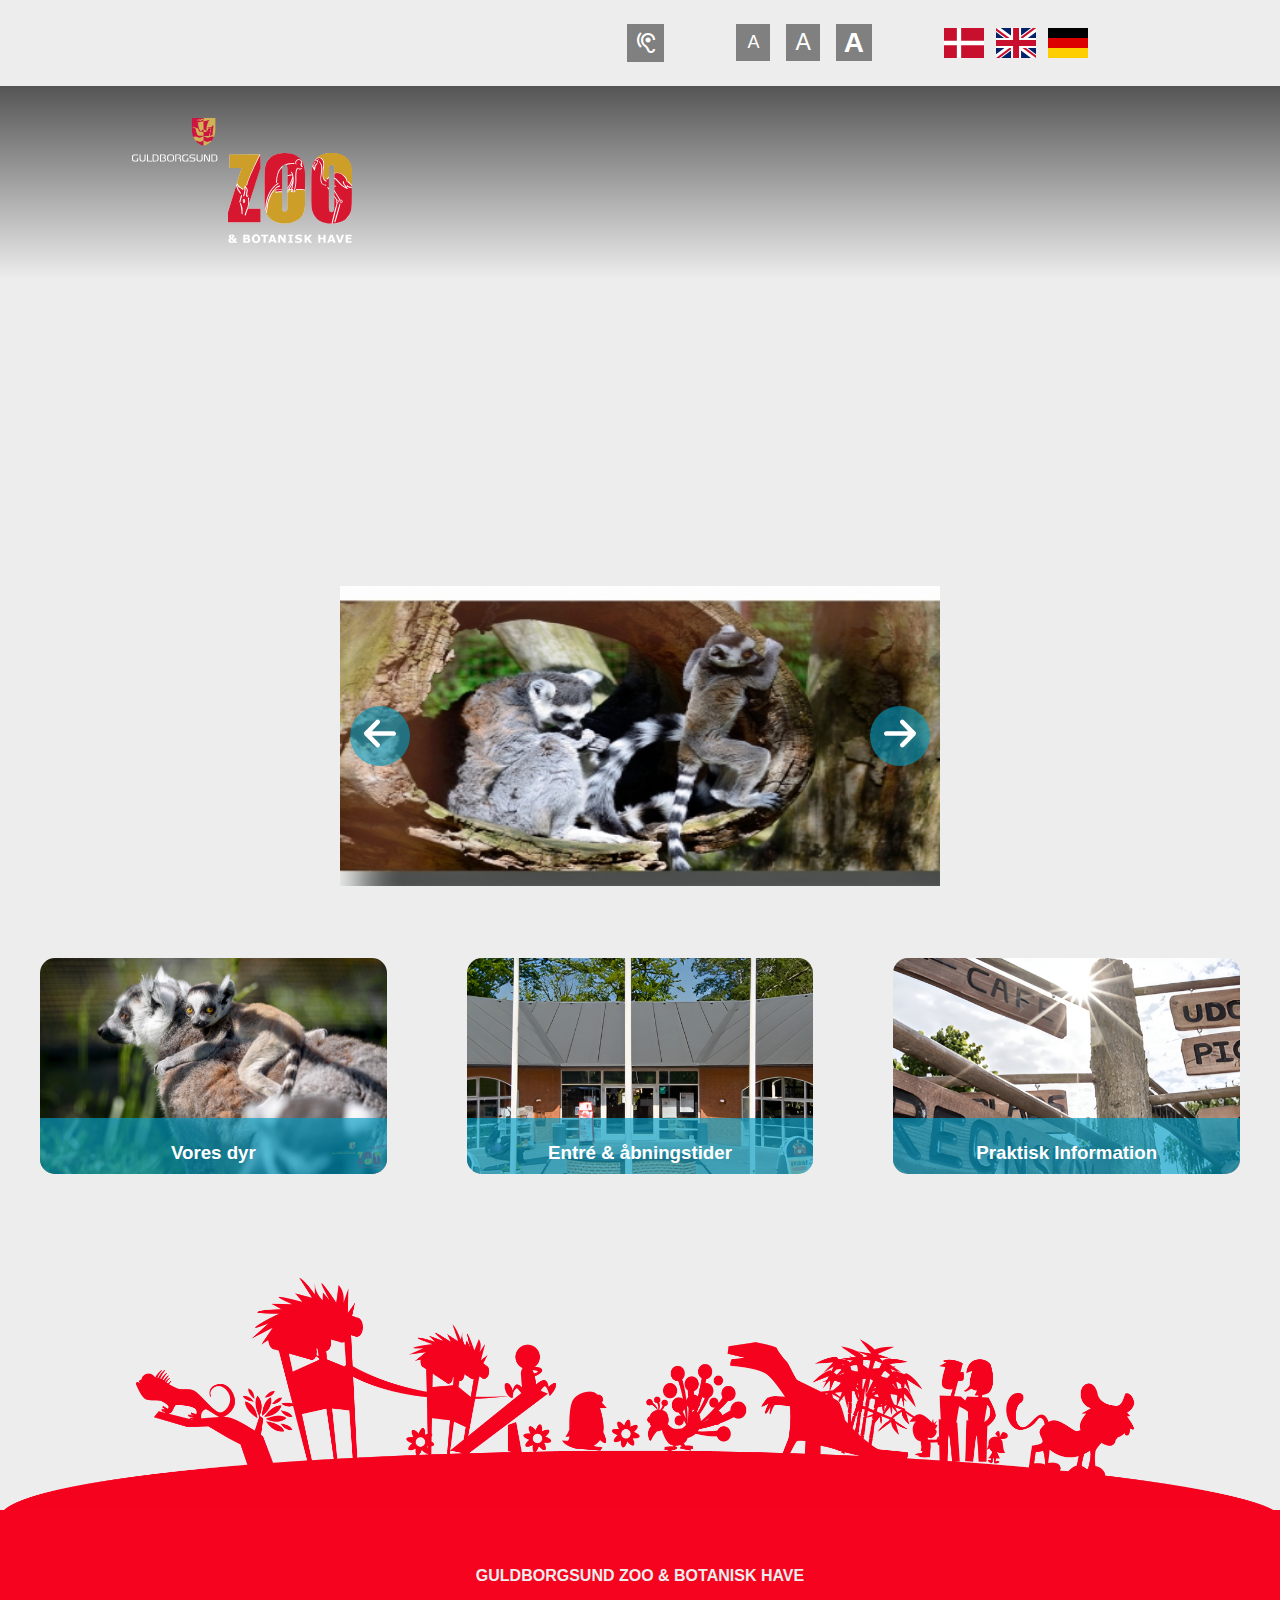
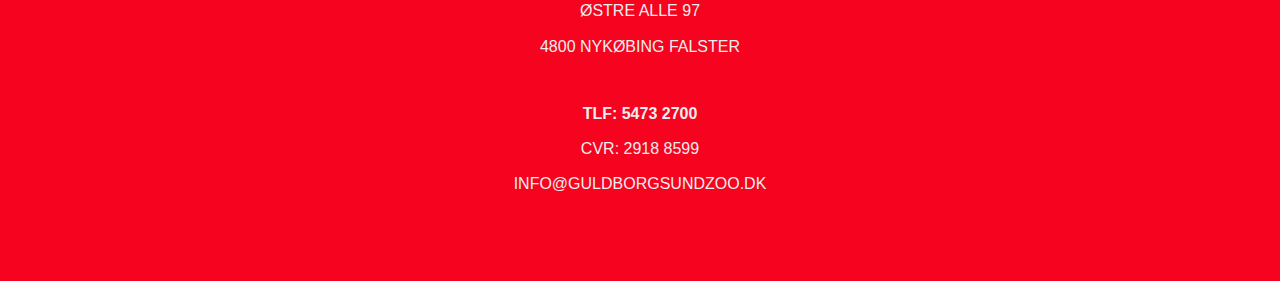
<file: enkelt-dyr.html>
<!DOCTYPE html>
<html lang="en">
  <head>
    <meta charset="UTF-8" />
    <meta name="viewport" content="width=device-width, initial-scale=1.0" />
    <title>Enkelt Dyr | Guldborgsund Zoo</title>
    <link rel="stylesheet" href="./assets/css/enkelt-dyr.css" />
    <link rel="stylesheet" href="./assets/css/styles.css" />

    <script src="./assets/app.js" defer></script>
    <script src="./assets/enkelt-dyr.js" defer></script>
    <link
      rel="stylesheet"
      href="https://cdnjs.cloudflare.com/ajax/libs/font-awesome/6.5.2/css/all.min.css"
      integrity="sha512-SnH5WK+bZxgPHs44uWIX+LLJAJ9/2PkPKZ5QiAj6Ta86w+fsb2TkcmfRyVX3pBnMFcV7oQPJkl9QevSCWr3W6A=="
      crossorigin="anonymous"
      referrerpolicy="no-referrer"
    />
    <link
      rel="stylesheet"
      href="https://fonts.googleapis.com/css2?family=Material+Symbols+Outlined:opsz,wght,FILL,GRAD@20..48,100..700,0..1,-50..200"
    />
  </head>
  <body>
    <header>
      <div class="header-container">
        <div class="accessibility-bar">
          <div class="search-container">
            <input type="text" class="search-bar" placeholder="Søg..." />
            <i class="fa-solid fa-magnifying-glass"></i>
          </div>
          <div class="accessibility-controls">
            <div class="hearing-assist">
              <span class="material-symbols-outlined">hearing</span>
            </div>
            <div class="text-size">
              <div class="font-size-small">A</div>
              <div class="font-size-medium">A</div>
              <div class="font-size-big">A</div>
            </div>
            <div class="language-flags">
              <img src="./assets/images/dansk.svg" alt="Det danske flag" />
              <img src="./assets/images/engelsk.svg" alt="Det britiske flag" />
              <img src="./assets/images/tysk.svg" alt="Det tyske flag" />
            </div>
          </div>
        </div>
        <div class="navbar">
          <nav>
            <div class="header-logo">
              <a href="./index.html">
                <img
                  src="./assets/images/guldborgsundLogo.svg"
                  alt="nav-logo"
                />
              </a>
            </div>
            <ul>
              <div class="nav-and-icon">
                <li>
                  <a href="./vores-dyr.html">
                    <img src="./assets/images/vores-dyr-ikon.png" alt="" />
                    Vores dyr</a
                  >
                </li>
              </div>
              <div class="nav-and-icon">
                <a href="./oplevelser.html">
                  <img src="./assets/images/oplevelser-ikon.png" alt="" />
                  <li>Oplevelser</li>
                </a>
              </div>
              <div class="nav-and-icon">
                <a href="./entré og åbningstider.html">
                  <i class="fa-solid fa-ticket"></i>
                  <li>Billetter &<br />åbningstider</li>
                </a>
              </div>
              <div class="nav-and-icon">
                <a href="#">
                  <i class="fa-solid fa-newspaper"></i>
                  <li>Nyheder</li>
                </a>
              </div>
              <div class="nav-and-icon">
                <a href="./praktisk-information.html">
                  <img src="./assets/images/praktisk-information.png" alt="" />
                  <li>Praktisk<br />information</li>
                </a>
              </div>
              <div class="nav-and-icon">
                <a href="#">
                  <i class="fa-solid fa-images"></i>
                  <li>Galleri</li>
                </a>
              </div>
              <div class="nav-and-icon">
                <a href="./kontakt.html">
                  <i class="fa-solid fa-phone"></i>
                  <li>Kontakt</li>
                </a>
              </div>
            </ul>
            <div class="burger-menu">
              <i class="fa-solid fa-bars"></i>
            </div>
          </nav>
        </div>
      </div>

      <!-- <nav>
        <img
          class="logo"
          src="./assets/images/guldborgsundLogo.svg"
          alt="guldborgsunds logo"
        />
        <i class="fa-solid fa-bars"></i>
      </nav> -->
    </header>
    <main>
      <section class="dyr-indhold">
        <article class="specifik-dyr-indhold"></article>
        <article class="carousel">
          <button class="carousel-button prev-button">
            <img src="./assets/images/arrow-left-solid.svg" alt="Previous" />
          </button>
          <button class="carousel-button next-button">
            <img src="./assets/images/arrow-right-solid.svg" alt="Next" />
          </button>

          <div class="carousel-images">
            <img
              src="./assets/images/lemur_ungen_-_kopi.jpg"
              alt="Image 1"
              class="carousel-image"
            />
            <img
              src="./assets/images/lemur_ungen_-_kopi.jpg"
              alt="Image 2"
              class="carousel-image"
            />
            <img
              src="./assets/images/lemur_ungen_-_kopi.jpg"
              alt="Image 3"
              class="carousel-image"
            />
          </div>
        </article>
      </section>
      <section class="generel-entry-points">
        <div class="entry-point">
          <img src="./assets/images/hero-til-vores-dyr.jpg" alt="" />
          <div class="entry-points-text-box">
            <h3>Vores dyr</h3>
          </div>
        </div>
        <div class="entry-point">
          <img src="./assets/images/billet-og-entre.png" alt="" />
          <div class="entry-points-text-box">
            <h3>Entré & åbningstider</h3>
          </div>
        </div>
        <div class="entry-point">
          <img src="./assets/images/hero-praktisk-information.png" alt="" />
          <div class="entry-points-text-box">
            <h3>Praktisk Information</h3>
          </div>
        </div>
      </section>
    </main>
    <footer>
      <div class="footer-visual">
        <img src="./assets/images/footer.png" alt="footer-visualization" />
      </div>
      <div class="footer-container">
        <div class="footer-address">
          <p>GULDBORGSUND ZOO & BOTANISK HAVE</p>
          <p>ØSTRE ALLE 97</p>
          <p>4800 NYKØBING FALSTER</p>
        </div>
        <div class="footer-contact">
          <p>TLF: 5473 2700</p>
          <p>CVR: 2918 8599</p>
          <p>INFO@GULDBORGSUNDZOO.DK</p>
        </div>
        <div class="footer-icons">
          <i class="fa-brands fa-square-facebook" style="color: #ffffff;"></i>
          <i class="fa-brands fa-instagram" style="color: #ffffff;"></i>
        </div>
      </div>
    </footer>
  </body>
</html>
</file>
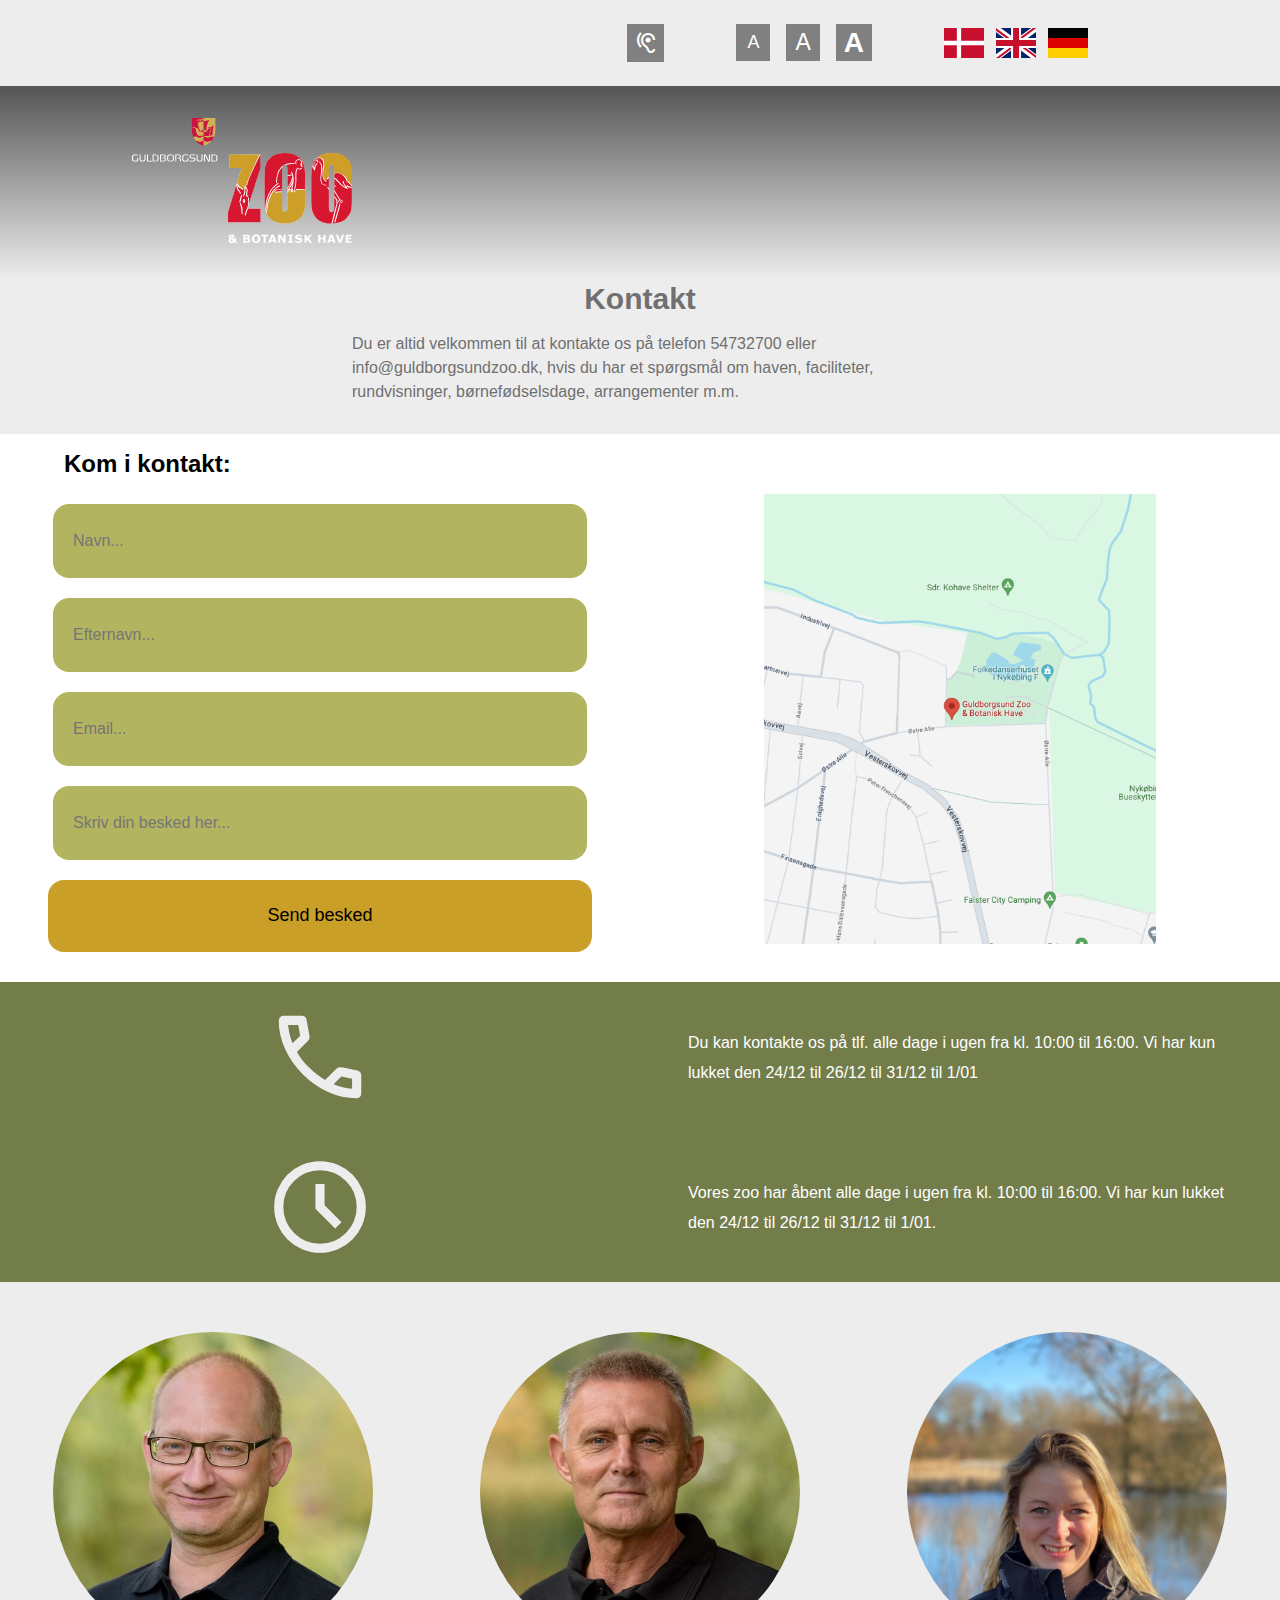
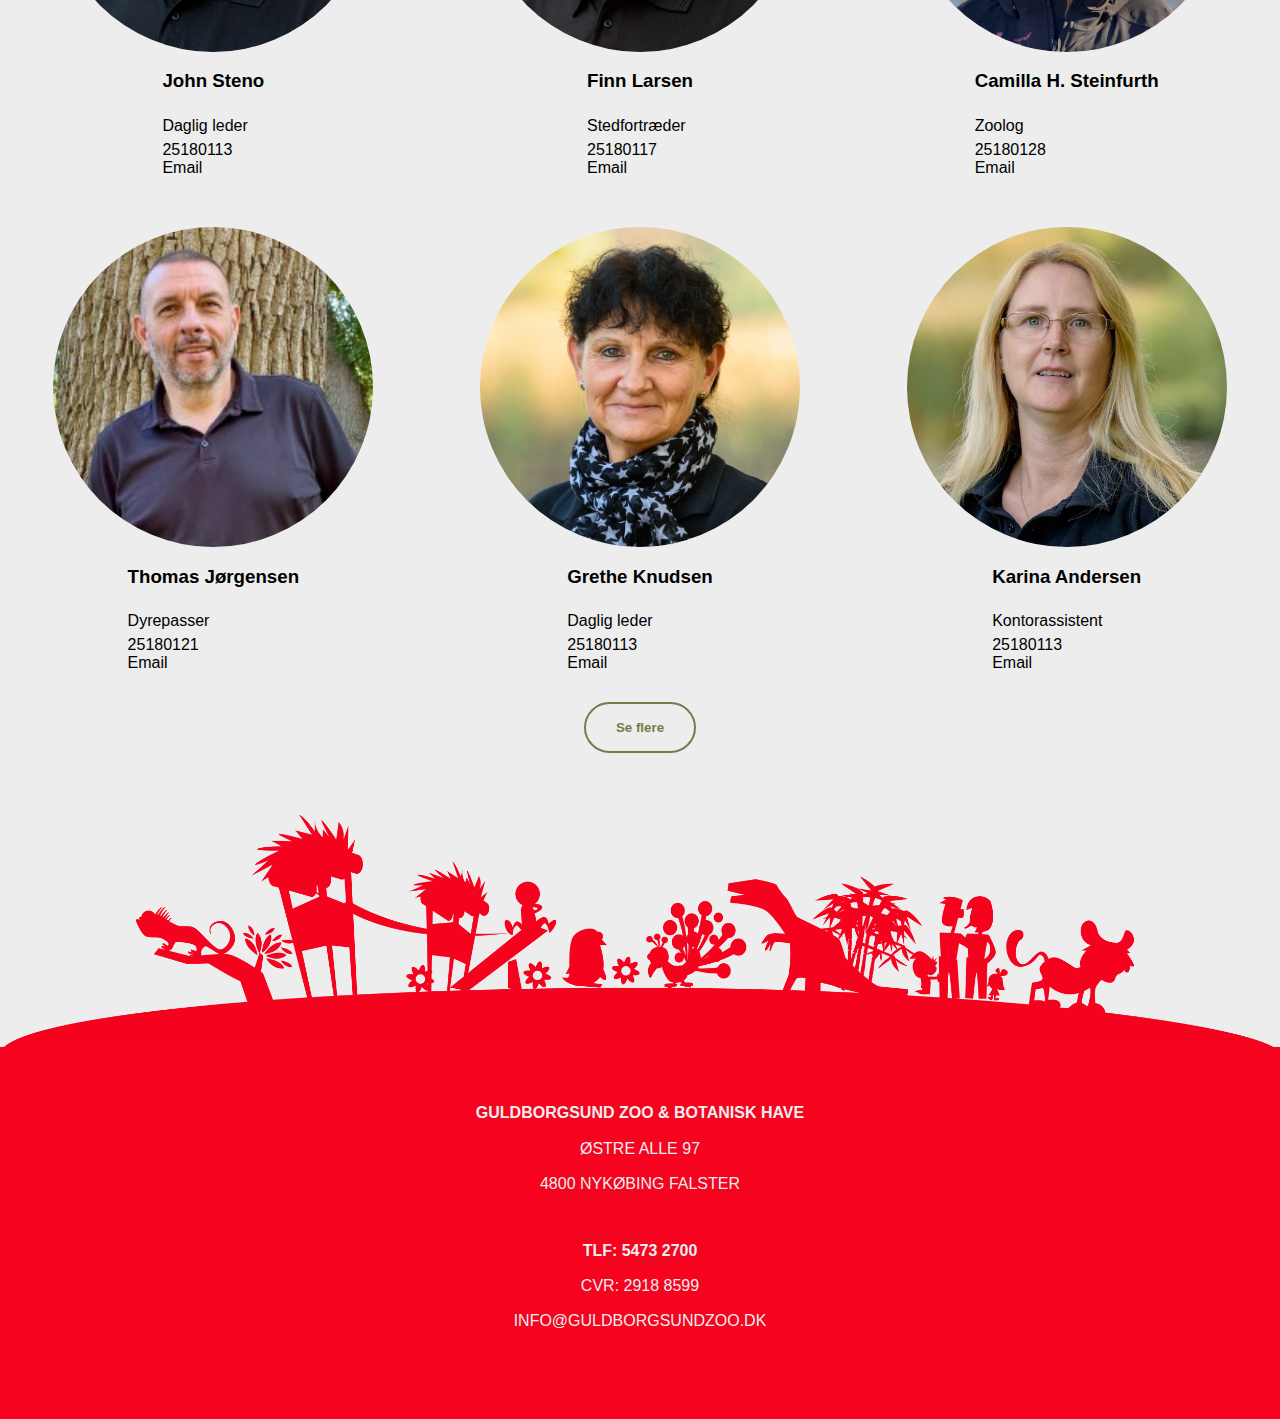
<file: kontakt.html>
<!DOCTYPE html>
<html lang="en">
  <head>
    <meta charset="UTF-8" />
    <meta name="viewport" content="width=device-width, initial-scale=1.0" />
    <title>Kontakt os | Guldborgsund Zoo</title>
    <script src="./assets/app.js" defer></script>
    <link rel="stylesheet" href="./assets/css/kontakt.css" />
    <link rel="stylesheet" href="./assets/css/styles.css" />
    <link rel="stylesheet" href="https://cdnjs.cloudflare.com/ajax/libs/font-awesome/6.5.2/css/all.min.css" integrity="sha512-SnH5WK+bZxgPHs44uWIX+LLJAJ9/2PkPKZ5QiAj6Ta86w+fsb2TkcmfRyVX3pBnMFcV7oQPJkl9QevSCWr3W6A==" crossorigin="anonymous" referrerpolicy="no-referrer" />
    <link rel="stylesheet" href="https://fonts.googleapis.com/css2?family=Material+Symbols+Outlined:opsz,wght,FILL,GRAD@20..48,100..700,0..1,-50..200" />

  </head>
  <body>

    <header>
      <div class="header-container">
        <div class="accessibility-bar">
          <div class="search-container">
            <input type="text" class="search-bar" placeholder="Søg..." />
            <i class="fa-solid fa-magnifying-glass"></i>
          </div>
          <div class="accessibility-controls">
            <div class="hearing-assist">
              <span class="material-symbols-outlined">hearing</span>
            </div>
            <div class="text-size">
              <div class="font-size-small">A</div>
              <div class="font-size-medium">A</div>
              <div class="font-size-big">A</div>
            </div>
            <div class="language-flags">
              <img src="./assets/images/dansk.svg" alt="Det danske flag" />
              <img src="./assets/images/engelsk.svg" alt="Det britiske flag" />
              <img src="./assets/images/tysk.svg" alt="Det tyske flag" />
            </div>
          </div>
        </div>
        <div class="navbar">
          <nav>
            <div class="header-logo">
              <a href="./index.html">
                <img
                  src="./assets/images/guldborgsundLogo.svg"
                  alt="nav-logo"
                />
              </a>
            </div>
            <ul>
              <div class="nav-and-icon">
                <li>
                  <a href="./vores-dyr.html">
                    <img src="./assets/images/vores-dyr-ikon.png" alt="" />
                    Vores dyr</a
                  >
                </li>
              </div>
              <div class="nav-and-icon">
                <a href="./oplevelser.html">
                  <img src="./assets/images/oplevelser-ikon.png" alt="" />
                  <li>Oplevelser</li>
                </a>
              </div>
              <div class="nav-and-icon">
                <a href="./entré og åbningstider.html">
                  <i class="fa-solid fa-ticket"></i>
                  <li>Billetter &<br />åbningstider</li>
                </a>
              </div>
              <div class="nav-and-icon">
                <a href="#">
                  <i class="fa-solid fa-newspaper"></i>
                  <li>Nyheder</li>
                </a>
              </div>
              <div class="nav-and-icon">
                <a href="./praktisk-information.html">
                  <img src="./assets/images/praktisk-information.png" alt="" />
                  <li>Praktisk<br />information</li>
                </a>
              </div>
              <div class="nav-and-icon">
                <a href="#">
                  <i class="fa-solid fa-images"></i>
                  <li>Galleri</li>
                </a>
              </div>
              <div class="nav-and-icon">
                <a href="./kontakt.html">
                  <i class="fa-solid fa-phone"></i>
                  <li>Kontakt</li>
                </a>
              </div>
            </ul>
            <div class="burger-menu">
              <i class="fa-solid fa-bars"></i>
            </div>
          </nav>
        </div>
      </div>
    </header>

    <div class="kontakt-introduktion">
      <h1>Kontakt</h1>
      <p>
        Du er altid velkommen til at kontakte os på telefon 54732700 eller
      info@guldborgsundzoo.dk, hvis du har et spørgsmål om haven, faciliteter,
    rundvisninger, børnefødselsdage, arrangementer m.m.
  </p>
</div>

<section class="kontaktContainer">
  <h2>Kom i kontakt:</h2>
  <div class="kontakt-wrapper">
<div class="kontakt-formular">
  <input type="text" id="Navn" placeholder="Navn..." />
<input type="text" id="Efternavn" placeholder="Efternavn..." />
<input type="text" id="Email" placeholder="Email..." />
<input type="text" id="Besked" placeholder="Skriv din besked her..." />
<button>Send besked</button>
</div>
<img src="./assets/images/kort-kontakt.png" alt="" />
  </div>
<div class="kontakt-og-abningstider">
  <img
class="kontakt-icon"
src="./assets/images/kontakt-icons/phone.svg"
alt="Telefon ikon"
/>
<p>
  Du kan kontakte os på tlf. alle dage i ugen fra kl. 10:00 til 16:00.
Vi har kun lukket den 24/12 til 26/12 til 31/12 til 1/01
</p>
<img
class="kontakt-icon"
src="./assets/images/kontakt-icons/clock.svg"
alt="Klokkeslet ikon"
/>
<p>
  Vores zoo har åbent alle dage i ugen fra kl. 10:00 til 16:00. Vi har
kun lukket den 24/12 til 26/12 til 31/12 til 1/01.
</p>
</div>
</section>

<section class="kontakt-personer">
  <div>
    <img
  src="./assets/images/guldborgsund-medarbejdere/john-steno.jpg"
alt="Portræt af John Steno"
/>
<div class="person-info">
<h3>John Steno</h3>
<p>Daglig leder</p>
<span>25180113</span>
<span>Email</span>
</div>
</div>

<div>
  <img
src="./assets/images/guldborgsund-medarbejdere/finn-larsen.jpg"
alt="Portræt af Finn Larsen"
/>
<div class="person-info">
<h3>Finn Larsen</h3>
<p>Stedfortræder</p>
<span>25180117</span>
<span>Email</span>
</div>
</div>

<div>
  <img
src="./assets/images/guldborgsund-medarbejdere/camilla_s.jpg"
alt="Portræt af Camilla H. Steinfurth"
/>
<div class="person-info">
<h3>Camilla H. Steinfurth</h3>
<p>Zoolog</p>
<span>25180128</span>
<span>Email</span>
</div>
</div>

<div>
  <img
src="./assets/images/guldborgsund-medarbejdere/thomas-jorgensen.jpg"
alt="Portræt af Thomas Jørgensen"
/>
<div class="person-info">
<h3>Thomas Jørgensen</h3>
<p>Dyrepasser</p>
<span>25180121</span>
<span>Email</span>
</div>
</div>

<div>
  <img
src="./assets/images/guldborgsund-medarbejdere/_dsc2875.jpg"
alt="Portræt af Grethe Knudsen"
/>
<div class="person-info">
<h3>Grethe Knudsen</h3>
<p>Daglig leder</p>
<span>25180113</span>
<span>Email</span>
</div>
</div>

<div>
  <img
src="./assets/images/guldborgsund-medarbejdere/karina.jpg"
alt="Portræt af Karina Andersen"
/>
<div class="person-info">
<h3>Karina Andersen</h3>
<p>Kontorassistent</p>
<span>25180113</span>
<span>Email</span>
</div>
</div>
</section>
<div class="kontakt-person-wrapper">
<button class="se-flere-kontaktpersoner">Se flere</button>
</div>
</main>
<footer>
  <div class="footer-visual">
    <img src="./assets/images/footer.png" alt="footer-visualization" />
  </div>
  <div class="footer-container">
    <div class="footer-address">
      <p>GULDBORGSUND ZOO & BOTANISK HAVE</p>
      <p>ØSTRE ALLE 97</p>
      <p>4800 NYKØBING FALSTER</p>
    </div>
    <div class="footer-contact">
      <p>TLF: 5473 2700</p>
      <p>CVR: 2918 8599</p>
      <p>INFO@GULDBORGSUNDZOO.DK</p>
    </div>
    <div class="footer-icons">
      <i class="fa-brands fa-square-facebook" style="color: #ffffff;"></i>
      <i class="fa-brands fa-instagram" style="color: #ffffff;"></i>
    </div>
  </div>
</footer>
</body>
</html>
</file>
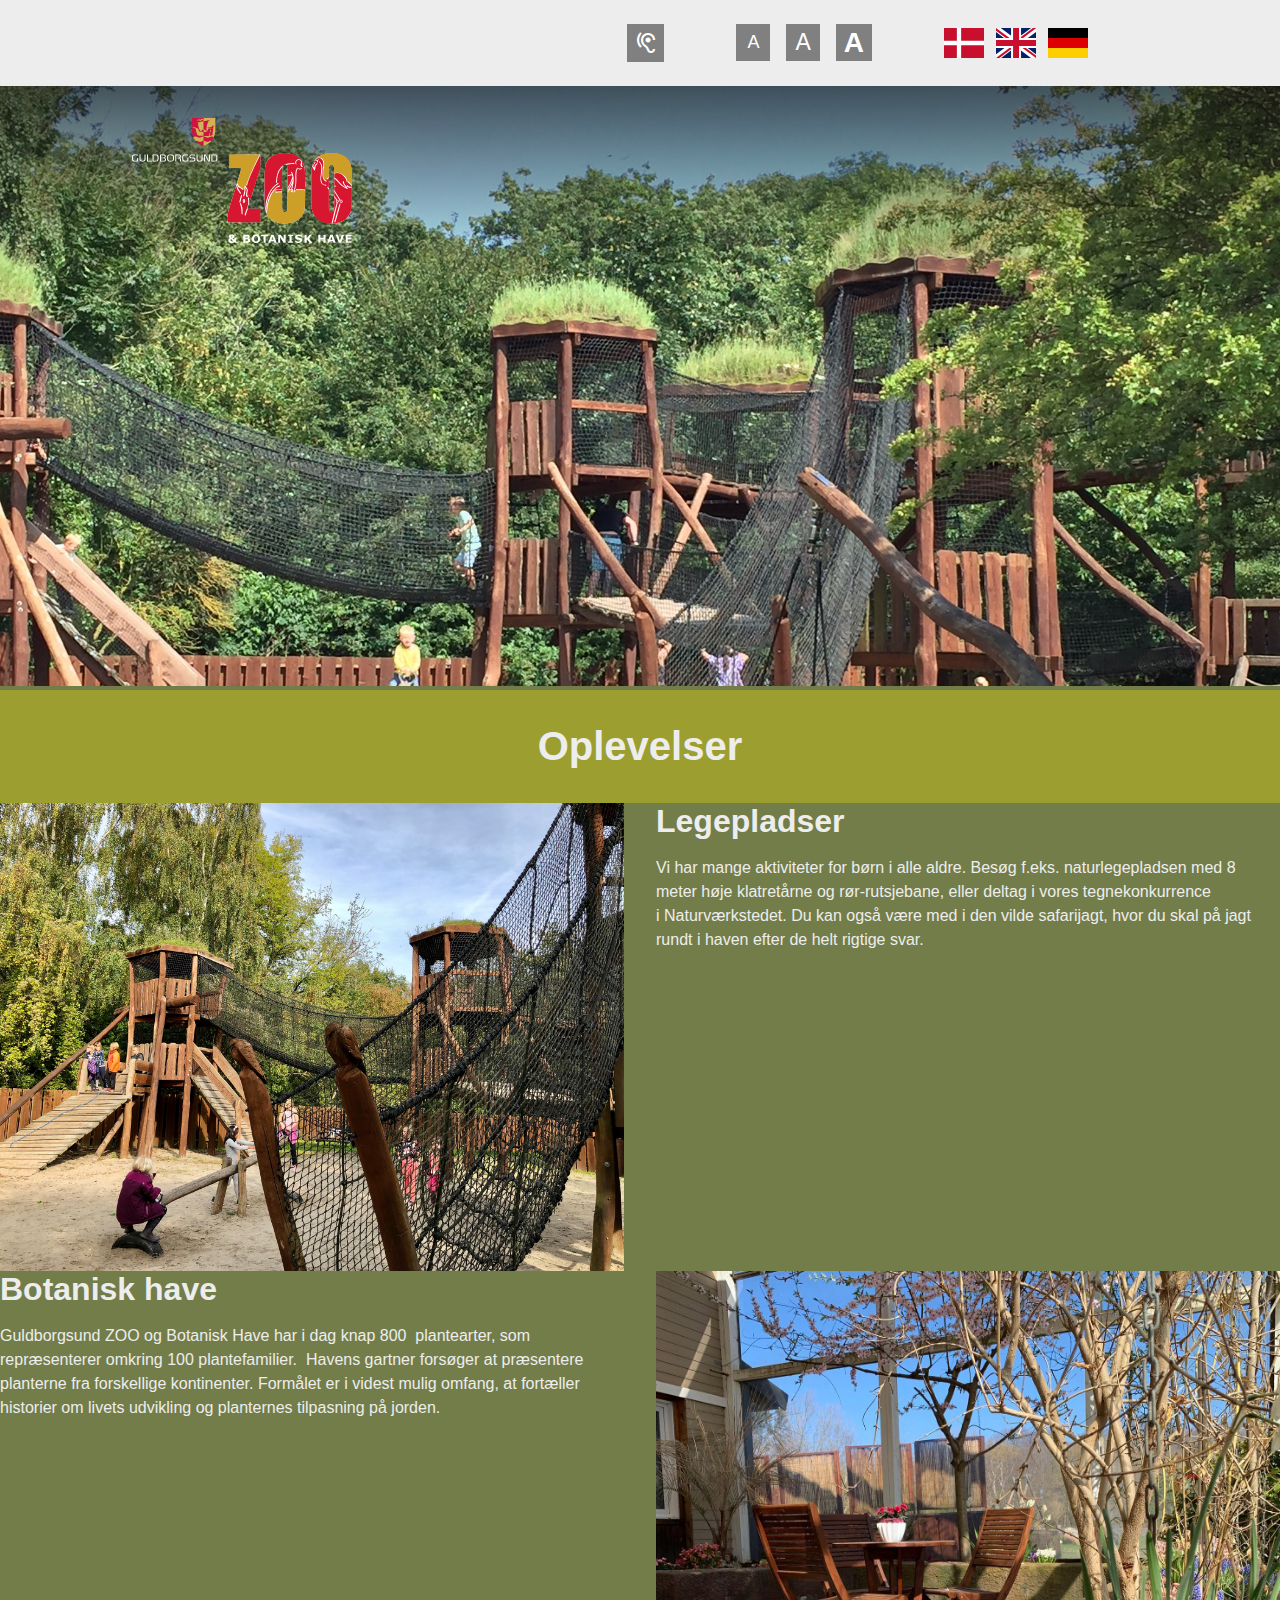
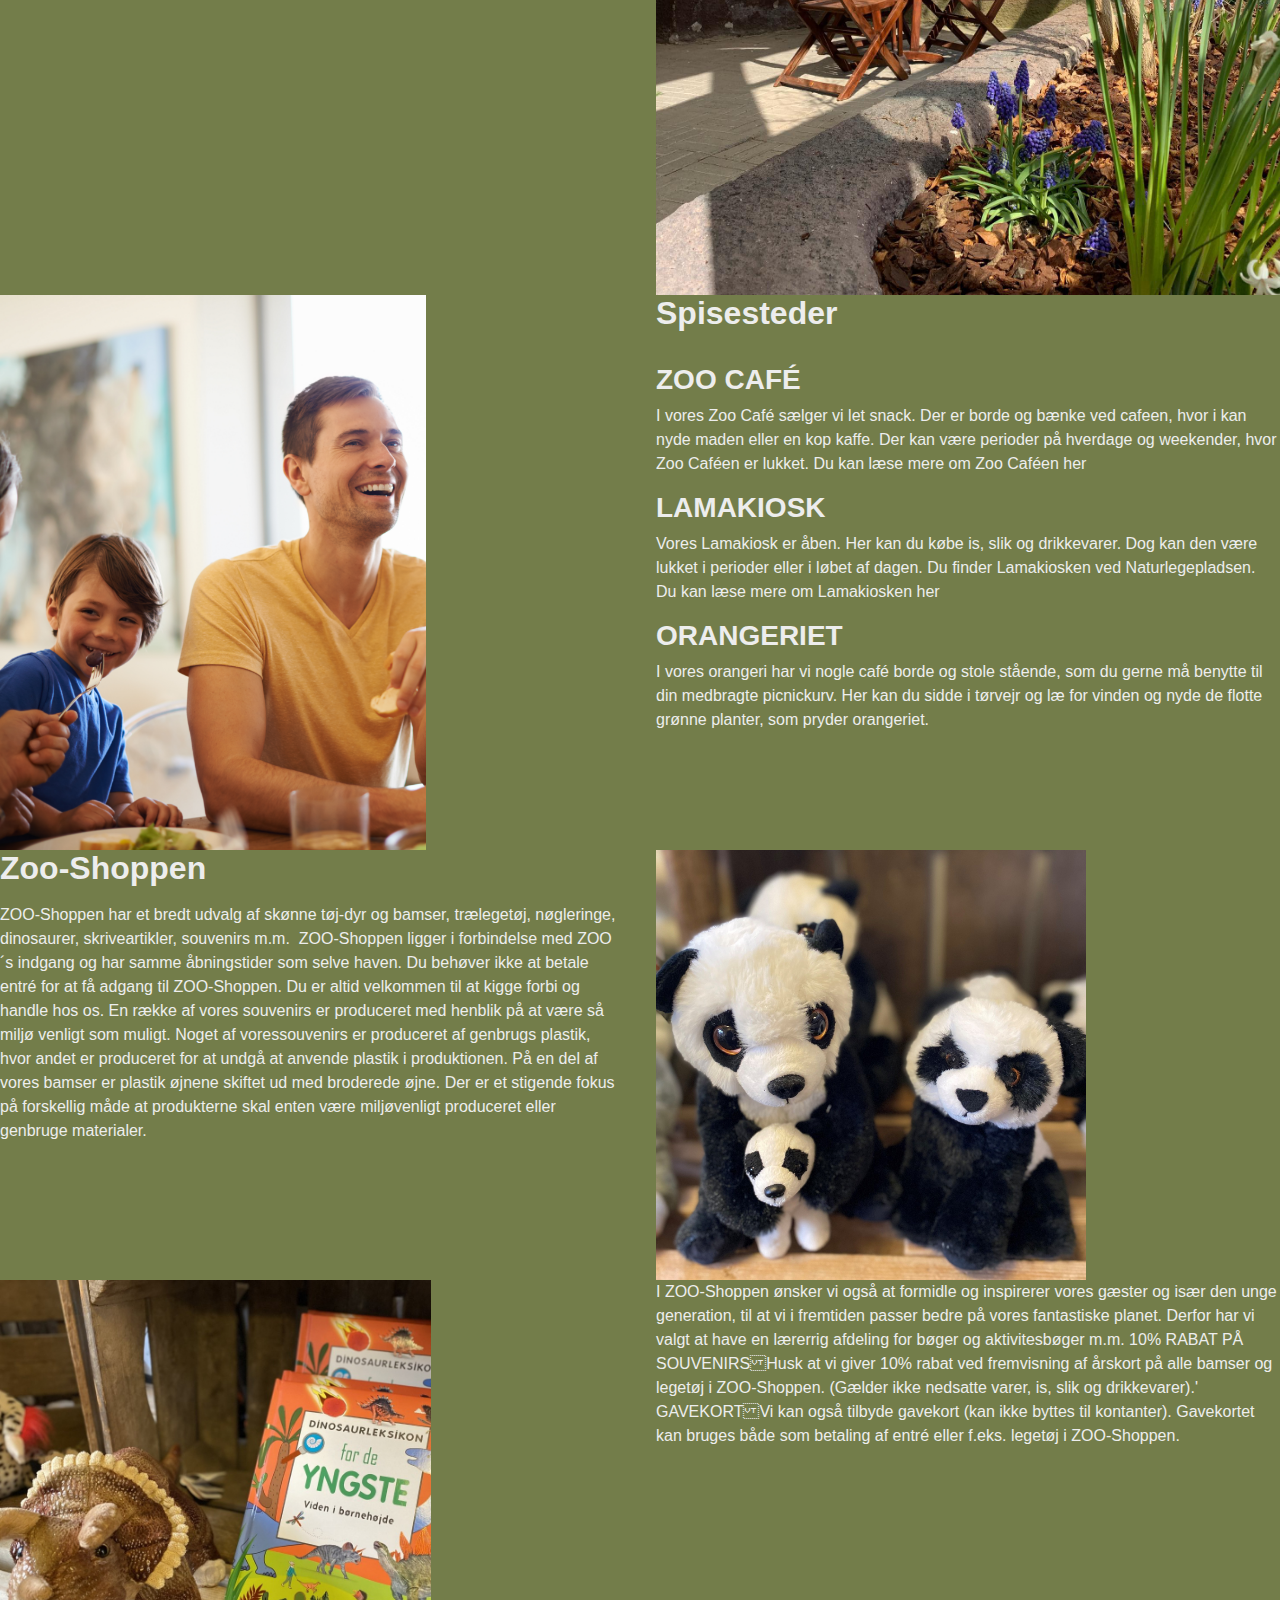
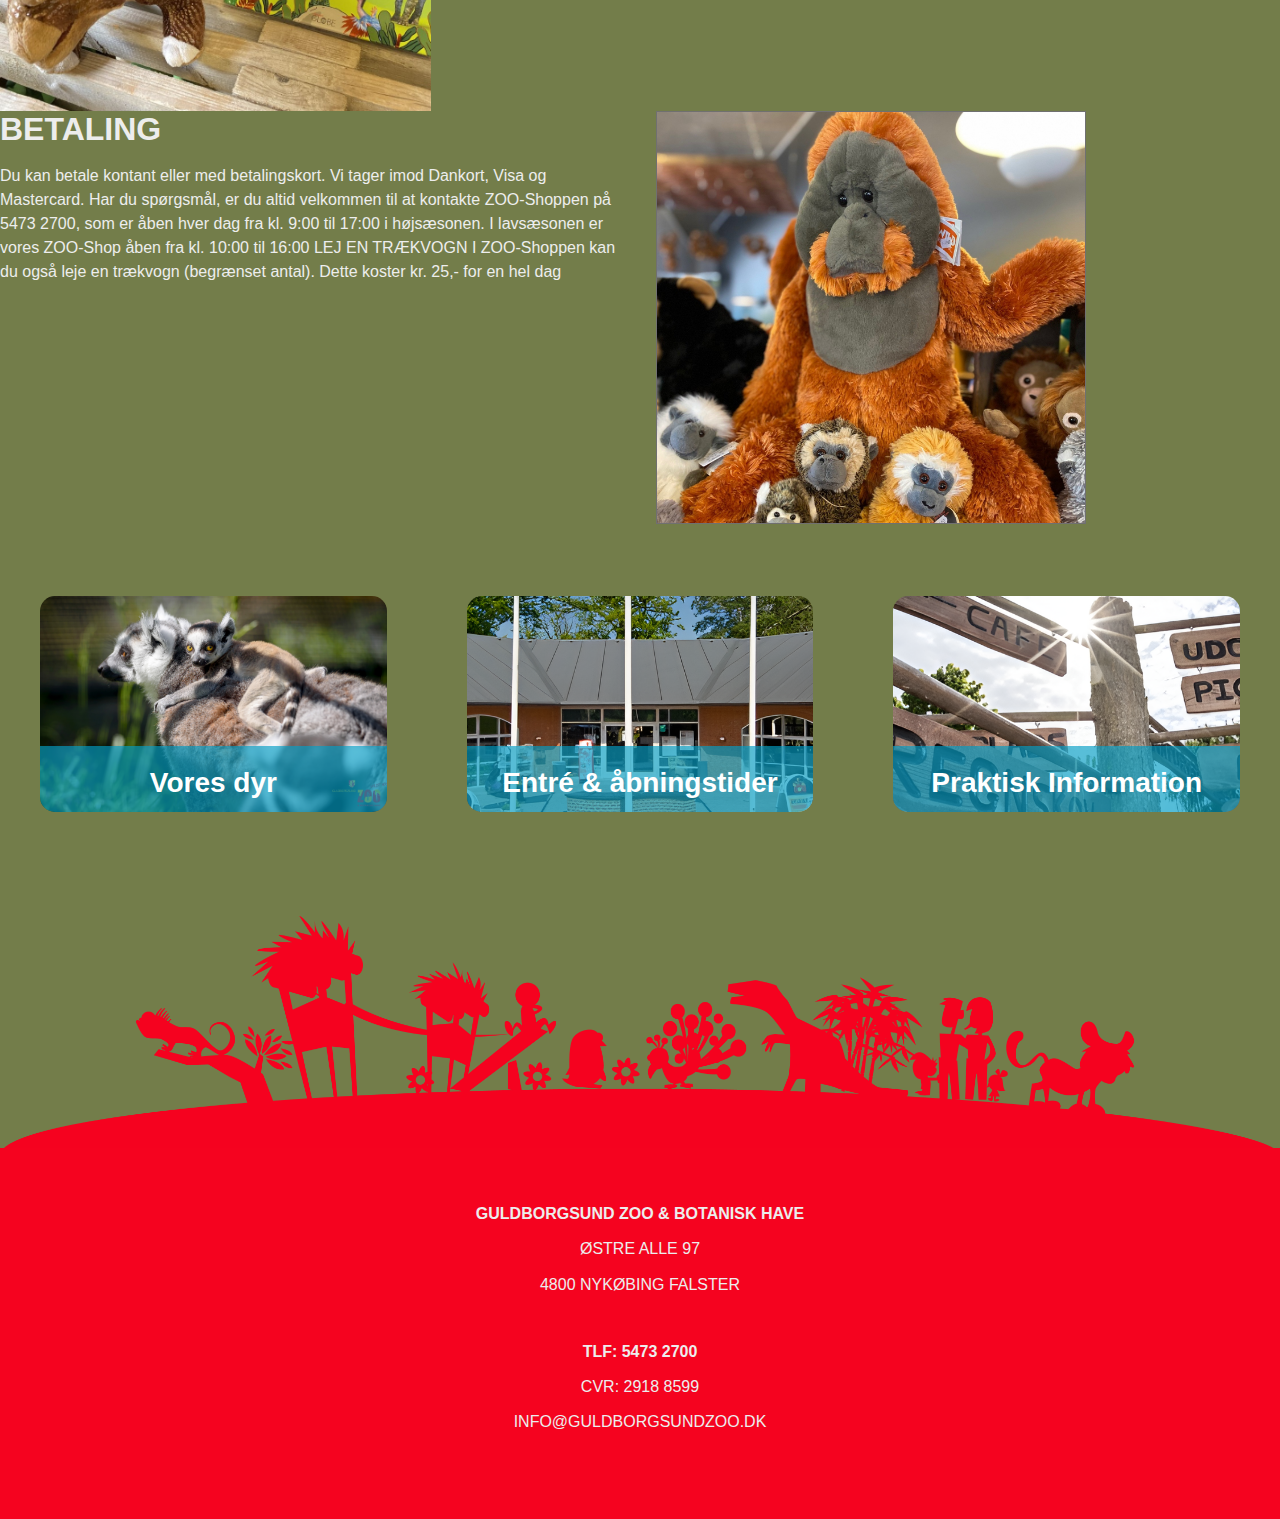
<file: oplevelser.html>
<!DOCTYPE html>
<html lang="en">
<head>
    <meta charset="UTF-8">
    <meta name="viewport" content="width=device-width, initial-scale=1.0">
    <link rel="stylesheet" href="./assets/css/styles.css">
    <link rel="stylesheet" href="./assets/css/oplevelser.css">
    <link rel="stylesheet" href="https://cdnjs.cloudflare.com/ajax/libs/font-awesome/6.5.2/css/all.min.css" integrity="sha512-SnH5WK+bZxgPHs44uWIX+LLJAJ9/2PkPKZ5QiAj6Ta86w+fsb2TkcmfRyVX3pBnMFcV7oQPJkl9QevSCWr3W6A==" crossorigin="anonymous" referrerpolicy="no-referrer" />
    <link rel="stylesheet" href="https://fonts.googleapis.com/css2?family=Material+Symbols+Outlined:opsz,wght,FILL,GRAD@20..48,100..700,0..1,-50..200" />
    <title>Oplevelser</title>
</head>
<body>
    <header>
        <div class="header-container">
          <div class="accessibility-bar">
            <div class="search-container">
              <input type="text" class="search-bar" placeholder="Søg..." />
              <i class="fa-solid fa-magnifying-glass"></i>
            </div>
            <div class="accessibility-controls">
              <div class="hearing-assist">
                <span class="material-symbols-outlined">hearing</span>
              </div>
              <div class="text-size">
                <div class="font-size-small">A</div>
                <div class="font-size-medium">A</div>
                <div class="font-size-big">A</div>
              </div>
              <div class="language-flags">
                <img src="./assets/images/dansk.svg" alt="Det danske flag" />
                <img src="./assets/images/engelsk.svg" alt="Det britiske flag" />
                <img src="./assets/images/tysk.svg" alt="Det tyske flag" />
              </div>
            </div>
          </div>
          <div class="navbar">
            <nav>
              <div class="header-logo">
                <a href="./index.html">
                  <img
                    src="./assets/images/guldborgsundLogo.svg"
                    alt="nav-logo"
                  />
                </a>
              </div>
              <ul>
                <div class="nav-and-icon">
                  <li>
                    <a href="./vores-dyr.html">
                      <img src="./assets/images/vores-dyr-ikon.png" alt="" />
                      Vores dyr</a
                    >
                  </li>
                </div>
                <div class="nav-and-icon">
                  <a href="./oplevelser.html">
                    <img src="./assets/images/oplevelser-ikon.png" alt="" />
                    <li>Oplevelser</li>
                  </a>
                </div>
                <div class="nav-and-icon">
                  <a href="./entré og åbningstider.html">
                    <i class="fa-solid fa-ticket"></i>
                    <li>Billetter &<br />åbningstider</li>
                  </a>
                </div>
                <div class="nav-and-icon">
                  <a href="#">
                    <i class="fa-solid fa-newspaper"></i>
                    <li>Nyheder</li>
                  </a>
                </div>
                <div class="nav-and-icon">
                  <a href="./praktisk-information.html">
                    <img src="./assets/images/praktisk-information.png" alt="" />
                    <li>Praktisk<br />information</li>
                  </a>
                </div>
                <div class="nav-and-icon">
                  <a href="#">
                    <i class="fa-solid fa-images"></i>
                    <li>Galleri</li>
                  </a>
                </div>
                <div class="nav-and-icon">
                  <a href="./kontakt.html">
                    <i class="fa-solid fa-phone"></i>
                    <li>Kontakt</li>
                  </a>
                </div>
              </ul>
              <div class="burger-menu">
                <i class="fa-solid fa-bars"></i>
              </div>
            </nav>
          </div>
        </div>
      </header>
      <main>
        <section class="generel-hero">
            <img
              class="hero-billede"
              src="./assets/images/legeplads - oplevelser - guldborgsund zoo.jpeg"
              alt=""
            />
          </section>
        <h1>Oplevelser</h1>
        <section class="img-t">
            <div class="sec1">
                <h2>Legepladser</h2>
                <p>Vi har mange aktiviteter for børn i alle aldre. Besøg f.eks. naturlegepladsen med 8 meter høje klatretårne og rør-rutsjebane, eller deltag i vores tegnekonkurrence i Naturværkstedet. Du kan også være med i den vilde safarijagt, hvor du skal på jagt rundt i haven efter de helt rigtige svar.</p>
                
            </div>
            <img src="./assets/images/oplevelser - guldborgsund zoo.jpeg" alt="">
        </section>
    
        <section class="img-t">
            <div>
                <h2>Botanisk have</h2>
                <p>Guldborgsund ZOO og Botanisk Have har i dag knap 800  plantearter, som repræsenterer omkring 100 plantefamilier. 
                    Havens gartner forsøger at præsentere planterne fra forskellige kontinenter. Formålet er i videst mulig omfang, at fortæller historier om livets udvikling og planternes tilpasning på jorden.</p>
                   
            </div>
            <img src="./assets/images/orangeriet-og-gartneriet-guldborgsund zoo.jpeg">
        </section>
    
        <section class="img-t">
            <div>
                <h2>Spisesteder</h2>
                <h3>ZOO CAFÉ</h3>
                <p>I vores Zoo Café sælger vi let snack. Der er borde og bænke ved cafeen, hvor i kan nyde maden eller en kop kaffe. Der kan være perioder på hverdage og weekender, hvor Zoo Caféen er lukket. Du kan læse mere om Zoo Caféen her</p>
                <h3>LAMAKIOSK</h3>
                <p>Vores Lamakiosk er åben. Her kan du købe is, slik og drikkevarer. Dog kan den være lukket i perioder eller i løbet af dagen. Du finder Lamakiosken ved Naturlegepladsen. Du kan læse mere om Lamakiosken her</p>
                <h3>ORANGERIET</h3>
                <p>I vores orangeri har vi nogle café borde og stole stående, som du gerne må benytte til din medbragte picnickurv. Her kan du sidde i tørvejr og læ for vinden og nyde de flotte grønne planter, som pryder orangeriet. </p>
               
            </div>
            <img src="./assets/images/Spisesteder.png" alt="">
        </section>
    
        <section class="img-t">
            <div>
                <h2>Zoo-Shoppen</h2>
                <p>ZOO-Shoppen har et bredt udvalg af skønne tøj-dyr og bamser, trælegetøj, nøgleringe, dinosaurer, skriveartikler, souvenirs m.m. 
    
                    ZOO-Shoppen ligger i forbindelse med ZOO´s indgang og har samme åbningstider som selve haven. Du behøver ikke at betale entré for at få adgang til ZOO-Shoppen. Du er altid velkommen til at kigge forbi og handle hos os.
                    
                    En række af vores souvenirs er produceret med henblik på at være så miljø venligt som muligt. Noget af voressouvenirs er produceret af genbrugs plastik, hvor andet er produceret for at undgå at anvende plastik i produktionen. På en del af vores bamser er plastik øjnene skiftet ud med broderede øjne. Der er et stigende fokus på forskellig måde at produkterne skal enten være miljøvenligt produceret eller genbruge materialer.</p>
                    
            </div>
            <img src="./assets/images/zoo-shoppen.png" alt="">
        </section>
    
        <section class="img-t">
            <div>
                <p>I ZOO-Shoppen ønsker vi også at formidle og inspirerer vores gæster og især den unge generation, til at vi i fremtiden passer bedre på vores fantastiske planet. Derfor har vi valgt at have en lærerrig afdeling for bøger og aktivitesbøger m.m.
    
                    10% RABAT PÅ SOUVENIRSHusk at vi giver 10% rabat ved fremvisning af årskort på alle bamser og legetøj i ZOO-Shoppen. (Gælder ikke nedsatte varer, is, slik og drikkevarer).'
                    
                    GAVEKORTVi kan også tilbyde gavekort (kan ikke byttes til kontanter). Gavekortet kan bruges både som betaling af entré eller f.eks. legetøj i ZOO-Shoppen.</p>
                    
            </div>
            <img src="./assets/images/zoo-shoppen-bog.png" alt="">
        </section>
    
        <section class="img-t">
            <div>
                <h2>BETALING</h2>
                <p>
                    Du kan betale kontant eller med betalingskort. Vi tager imod Dankort, Visa og Mastercard.
                    Har du spørgsmål, er du altid velkommen til at kontakte ZOO-Shoppen på 5473 2700, som er åben hver dag fra kl. 9:00 til 17:00 i højsæsonen. I lavsæsonen er vores ZOO-Shop åben fra kl. 10:00 til 16:00
                    
                    LEJ EN TRÆKVOGN
                    I ZOO-Shoppen kan du også leje en trækvogn (begrænset antal). Dette koster kr. 25,- for en hel dag</p>
                   
            </div>
            <img src="./assets/images/zoo-shoppen-bamse.png" alt="">
        </section>
    
        <section class="generel-entry-points">
            
            <div class="entry-point">
              <img src="./assets/images/hero-til-vores-dyr.jpg" alt="" />
              <div class="entry-points-text-box">
                <a href="./vores-dyr.html">
                <h3>Vores dyr</h3>
            </a>
              </div>
            </div>
            <div class="entry-point">
              <img src="./assets/images/billet-og-entre.png" alt="" />
              <div class="entry-points-text-box">
                <a href="./entré og åbningstider.html">
                <h3>Entré & åbningstider</h3>
            </a>
              </div>
            </div>
            <div class="entry-point">
              <img src="./assets/images/hero-praktisk-information.png" alt="" />
              <div class="entry-points-text-box">
                <a href="./praktisk-information.html">
                <h3>Praktisk Information</h3>
            </a>
              </div>
            </div>
          </section>
      </main>
      <footer>
        <div class="footer-visual">
          <img src="./assets/images/footer.png" alt="footer-visualization" />
        </div>
        <div class="footer-container">
          <div class="footer-address">
            <p>GULDBORGSUND ZOO & BOTANISK HAVE</p>
            <p>ØSTRE ALLE 97</p>
            <p>4800 NYKØBING FALSTER</p>
          </div>
          <div class="footer-contact">
            <p>TLF: 5473 2700</p>
            <p>CVR: 2918 8599</p>
            <p>INFO@GULDBORGSUNDZOO.DK</p>
          </div>
          <div class="footer-icons">
            <i class="fa-brands fa-square-facebook" style="color: #ffffff"></i>
            <i class="fa-brands fa-instagram" style="color: #ffffff"></i>
          </div>
        </div>
      </footer>
</body>
</html>
</file>
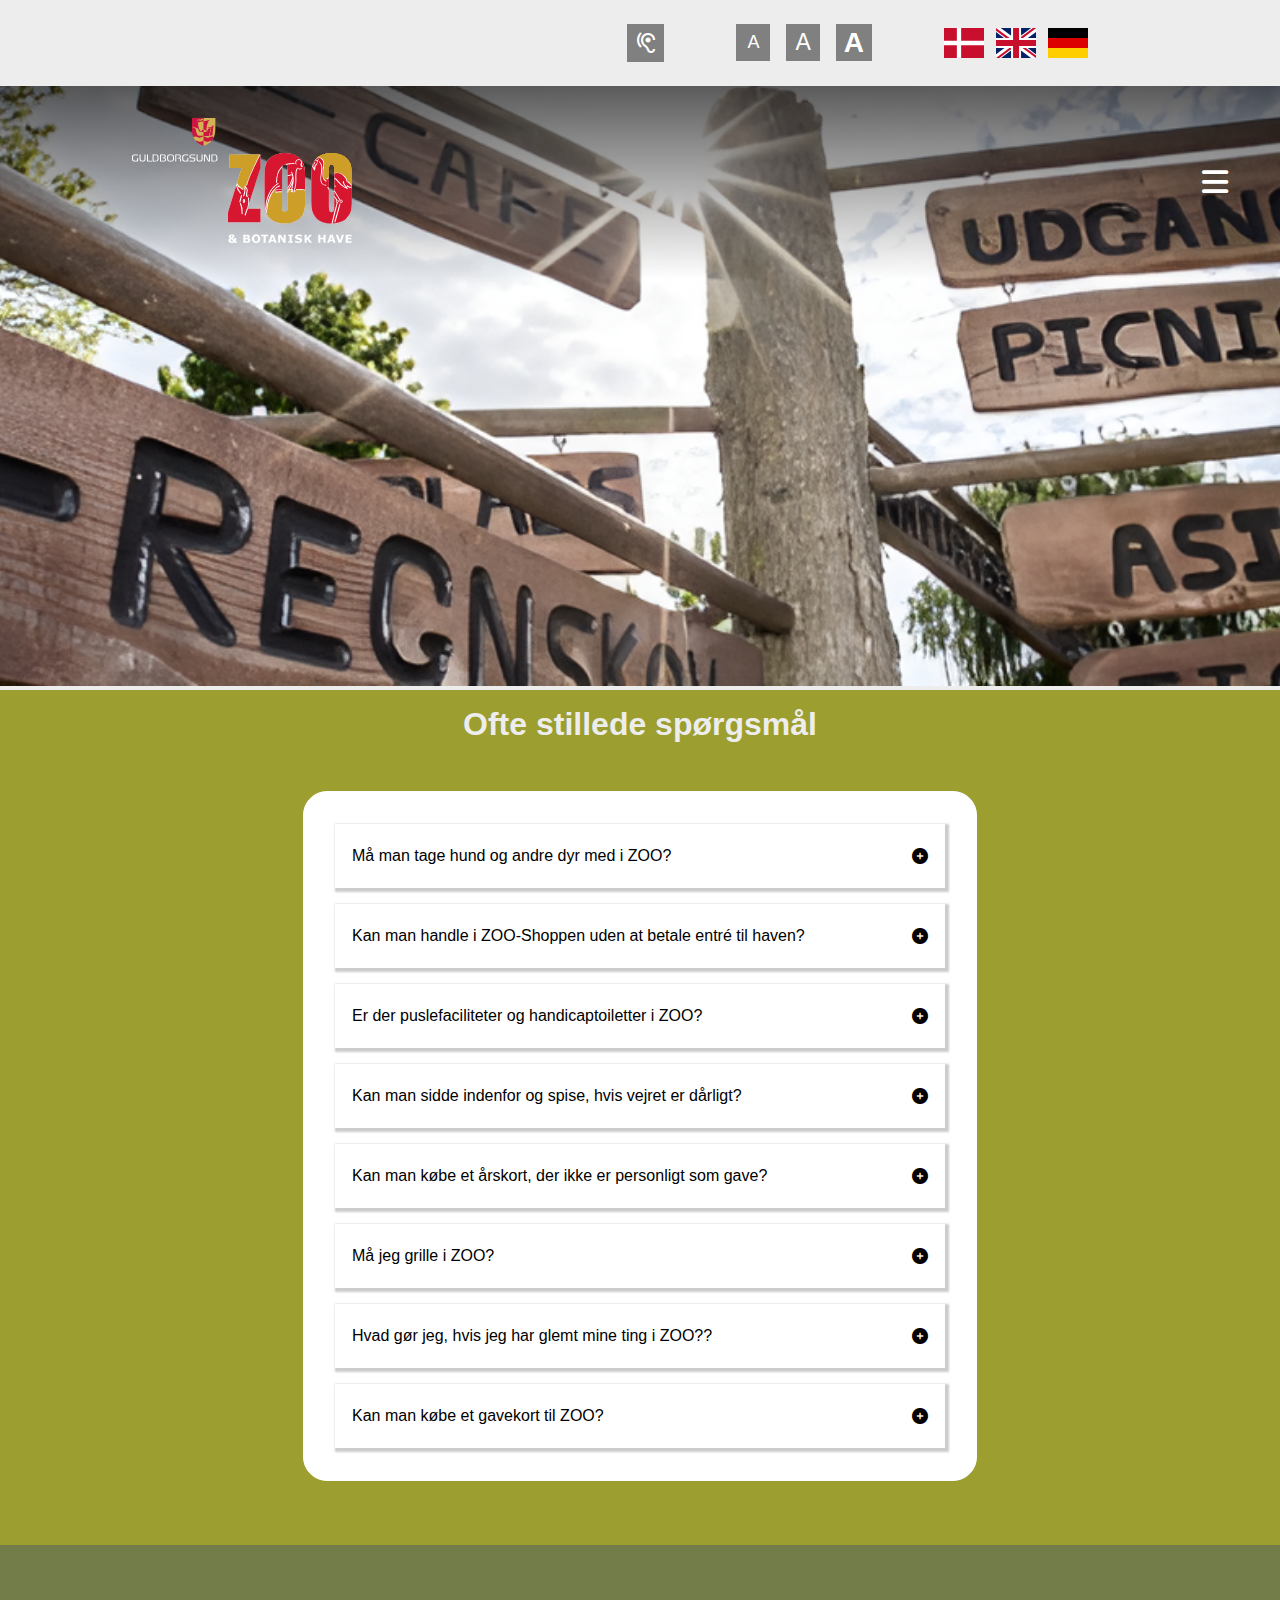
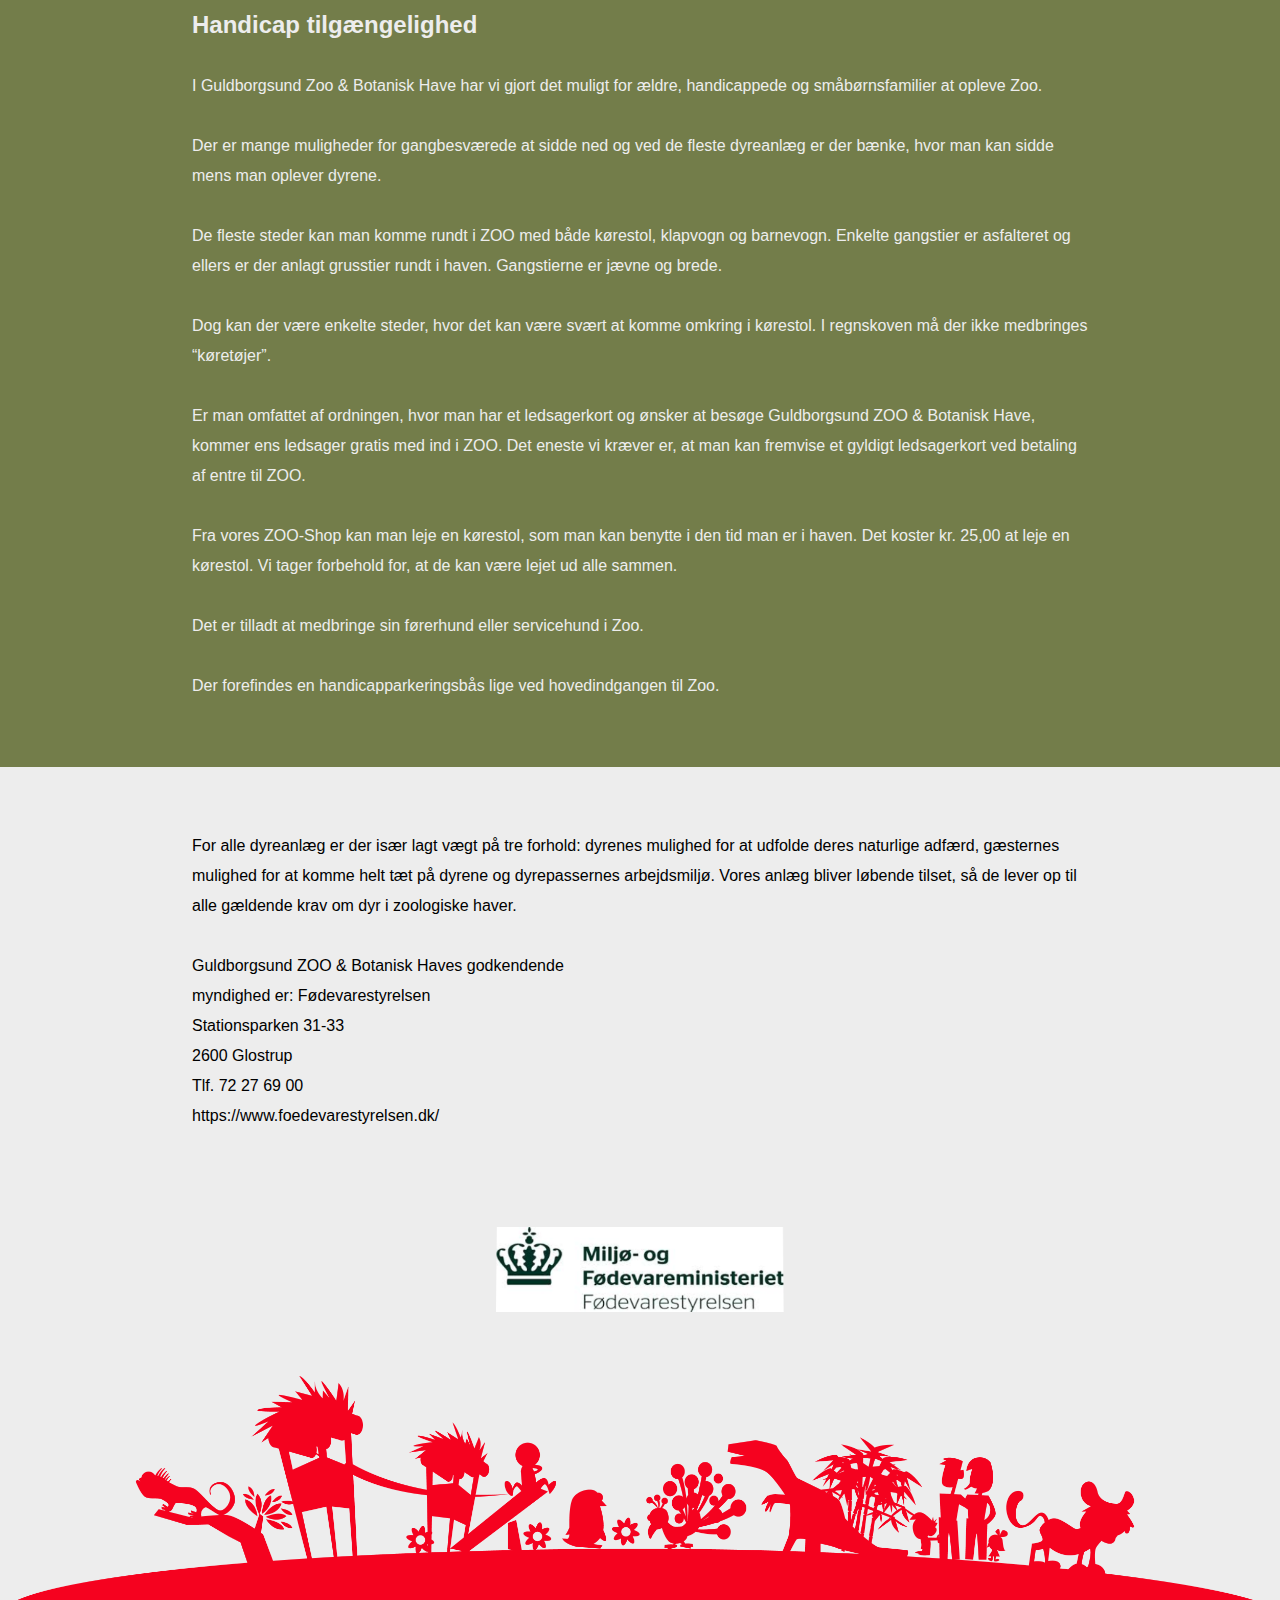
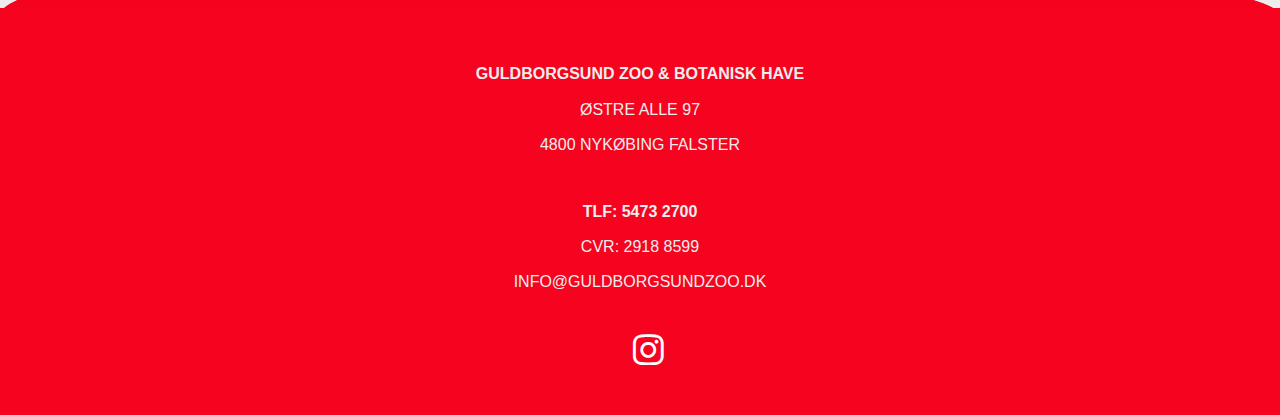
<file: praktisk-information.html>
<!DOCTYPE html>
<html lang="en">
  <head>
    <meta charset="UTF-8" />
    <meta name="viewport" content="width=device-width, initial-scale=1.0" />
    <title>Praktisk information | Guldborgsund Zoo</title>
    <script src="./assets/app.js" defer></script>

    <script src="./assets/praktisk-information.js" defer></script>

    <link rel="stylesheet" href="./assets/css/praktisk-info.css">
    <link rel="stylesheet" href="./assets/css/styles.css" />
    <link rel="stylesheet" href="https://cdnjs.cloudflare.com/ajax/libs/font-awesome/6.0.0-beta3/css/all.min.css">
    <link
    rel="stylesheet"
    href="https://cdnjs.cloudflare.com/ajax/libs/font-awesome/6.5.2/css/all.min.css"
    integrity="sha512-SnH5WK+bZxgPHs44uWIX+LLJAJ9/2PkPKZ5QiAj6Ta86w+fsb2TkcmfRyVX3pBnMFcV7oQPJkl9QevSCWr3W6A=="
    crossorigin="anonymous"
    referrerpolicy="no-referrer"
  />
  <link
  rel="stylesheet"
  href="https://fonts.googleapis.com/css2?family=Material+Symbols+Outlined:opsz,wght,FILL,GRAD@20..48,100..700,0..1,-50..200"
/>
  </head>
  <body>
    <header>
        <div class="header-container">
            <div class="accessibility-bar">
              <div class="search-container">
                <input type="text" class="search-bar" placeholder="Søg..." />
                <i class="fa-solid fa-magnifying-glass"></i>
              </div>
              <div class="accessibility-controls">
                <div class="hearing-assist">
                  <span class="material-symbols-outlined">hearing</span>
                </div>
                <div class="text-size">
                  <div class="font-size-small">A</div>
                  <div class="font-size-medium">A</div>
                  <div class="font-size-big">A</div>
                </div>
                <div class="language-flags">
                  <img src="./assets/images/dansk.svg" alt="Det danske flag" />
                  <img src="./assets/images/engelsk.svg" alt="Det britiske flag" />
                  <img src="./assets/images/tysk.svg" alt="Det tyske flag" />
                </div>
              </div>
            </div>
            <div class="navbar">
              <nav>
                <div class="header-logo">
                  <a href="./index.html">
                    <img
                      src="./assets/images/guldborgsundLogo.svg"
                      alt="nav-logo"
                    />
                  </a>
                </div>
                <ul>
                  <div class="nav-and-icon">
                    <li>
                      <a href="./vores-dyr.html">
                        <img src="./assets/images/vores-dyr-ikon.png" alt="" />
                        Vores dyr</a
                      >
                    </li>
                  </div>
                  <div class="nav-and-icon">
                    <a href="./oplevelser.html">
                      <img src="./assets/images/oplevelser-ikon.png" alt="" />
                      <li>Oplevelser</li>
                    </a>
                  </div>
                  <div class="nav-and-icon">
                    <a href="./entré og åbningstider.html">
                      <i class="fa-solid fa-ticket"></i>
                      <li>Billetter &<br />åbningstider</li>
                    </a>
                  </div>
                  <div class="nav-and-icon">
                    <a href="#">
                      <i class="fa-solid fa-newspaper"></i>
                      <li>Nyheder</li>
                    </a>
                  </div>
                  <div class="nav-and-icon">
                    <a href="./praktisk-information.html">
                      <img src="./assets/images/praktisk-information.png" alt="" />
                      <li>Praktisk<br />information</li>
                    </a>
                  </div>
                  <div class="nav-and-icon">
                    <a href="#">
                      <i class="fa-solid fa-images"></i>
                      <li>Galleri</li>
                    </a>
                  </div>
                  <div class="nav-and-icon">
                    <a href="./kontakt.html">
                      <i class="fa-solid fa-phone"></i>
                      <li>Kontakt</li>
                    </a>
                  </div>
                </ul>
                <div class="burger-menu">
                  <i class="fa-solid fa-bars"></i>
                </div>
              </nav>
            </div>
          </div>
    </header>
    <main>
      <section class="generel-hero">
        <img
          class="hero-billede"
          src="./assets/images/hero-praktisk-information.png"
          alt=""
        />
      </section>
      <div class="faqBg">
        <h2>Ofte stillede spørgsmål</h2>
        <section class="containerFaq">
            <div class="accordion-header">
                <p>Må man tage hund og andre dyr med i ZOO?</p>
                <i class="fa-solid fa-circle-plus"></i>
            </div>
            <div class="accordion-item">
                <p>Nej! Af hensyn til Zoos fritgående dyr og karantæneforhold må man ikke tage hunde eller andre dyr med i zoo. Undtagelser er førerhunde og servicehunde</p>
            </div>
            
            <div class="accordion-header">
                <p>Kan man handle i ZOO-Shoppen uden at betale entré til haven?</p>
                <i class="fa-solid fa-circle-plus"></i>
            </div>
            <div class="accordion-item">
                <p>Ja! Man kan sagtens handle bamser, legetøj m.m. i vores ZOO-Shop uden at skulle betale entré. ZOO-shoppen ligger i forbindelse med indgangen til ZOO.</p>
            </div>
  
            <div class="accordion-header">
                <p>Er der puslefaciliteter og handicaptoiletter i ZOO?</p>
                <i class="fa-solid fa-circle-plus"></i>
            </div>
            <div class="accordion-item">
                <p>Ja! Der er toilet- og puslefaciliteter i ZOOShoppen, som ligger i forbindelse med indgangen. Almindelige toiletter forefindes også inde i selve haven.</p>
            </div>
  
            <div class="accordion-header">
                <p>Kan man sidde indenfor og spise, hvis vejret er dårligt?</p>
                <i class="fa-solid fa-circle-plus"></i>
            </div>
            <div class="accordion-item">
                <p>Ja! Man kan benytte Orangeriet, hvor der står nogle få cafe borde og stole. Her er i velkommen at spise sin frokost. </p>
            </div>
  
            <div class="accordion-header">
                <p>Kan man købe et årskort, der ikke er personligt som gave?</p>
                <i class="fa-solid fa-circle-plus"></i>
            </div>
            <div class="accordion-item">
                <p>OBS: Vi forventer pt. at holde åbent sommeren over, men det kan ændre sig. Alle årskort er personlige. Ønsker man at give et årskort som gave, kan det købes i Zoo. Årskortet gælder fra købsdatoen og 12 måneder frem. Som gave anbefaler vi derfor, at man køber et gavekort, som indløses til et årskort, der gælder fra indløsningsdatoen. Gavekortet er gyldigt 3 år fra udstedelsesdatoen.</p>
            </div>
  
            <div class="accordion-header">
                <p>Må jeg grille i ZOO?</p>
                <i class="fa-solid fa-circle-plus"></i>
            </div>
            <div class="accordion-item">
                <p>Det er ikke muligt at grille egen medbragt mad. Grillene i ZOO er udelukkende beregnet til arrangementer. Af hensyn til brandfare er det heller ikke tilladt at medbringe egen grill.</p>
            </div>
  
            <div class="accordion-header">
                <p>Hvad gør jeg, hvis jeg har glemt mine ting i ZOO??</p>
                <i class="fa-solid fa-circle-plus"></i>
            </div>
            <div class="accordion-item">
                <p>Glemte sager indleveres i ZooShoppen. Du kan kontakte butikken på tlf. 5473 2700</p>
            </div>
  
            <div class="accordion-header">
                <p>Kan man købe et gavekort til ZOO?</p>
                <i class="fa-solid fa-circle-plus"></i>
            </div>
            <div class="accordion-item">
                <p>OBS: vi forventer at have åbent sommeren over, men det kan ændre sig. Ja, du kan købe gavekort til ex. familieårskort eller til køb af souvenirs i vores ZooShop. Du kan læse mere om gavekort på linket her</p>
            </div>
        </section>
      </div>
      <div class="handiBg">
        <section class="handi">
            <h2>Handicap tilgængelighed</h2>
            <p>I Guldborgsund Zoo & Botanisk Have har vi gjort det muligt for ældre, handicappede og småbørnsfamilier at opleve Zoo. <br>  <br>Der er mange muligheder for gangbesværede at sidde ned og ved de fleste dyreanlæg er der bænke, hvor man kan sidde mens man oplever dyrene. <br><br> De fleste steder kan man komme rundt i ZOO med både kørestol, klapvogn og barnevogn. Enkelte gangstier er asfalteret og ellers er der anlagt grusstier rundt i haven. Gangstierne er jævne og brede. <br><br> Dog kan der være enkelte steder, hvor det kan være svært at komme omkring i kørestol. I regnskoven må der ikke medbringes “køretøjer”. <br><br> Er man omfattet af ordningen, hvor man har et ledsagerkort og ønsker at besøge Guldborgsund ZOO & Botanisk Have, kommer ens ledsager gratis med ind i ZOO. Det eneste vi kræver er, at man kan fremvise et gyldigt ledsagerkort ved betaling af entre til ZOO. <br><br> Fra vores ZOO-Shop kan man leje en kørestol, som man kan benytte i den tid man er i haven. Det koster kr. 25,00 at leje en kørestol. Vi tager forbehold for, at de kan være lejet ud alle sammen. <br><br> Det er tilladt at medbringe sin førerhund eller servicehund i Zoo. <br><br> Der forefindes en handicapparkeringsbås lige ved hovedindgangen til Zoo.
            </p>
      </div>
      
        <!-- maps ind her -->
    </section>

    <section class="myndighedContainer">
        <div class="content">
            <p>For alle dyreanlæg er der især lagt vægt på tre forhold: dyrenes mulighed for at udfolde deres naturlige adfærd, gæsternes mulighed for at komme helt tæt på dyrene og dyrepassernes arbejdsmiljø. Vores anlæg bliver løbende tilset, så de lever op til alle gældende krav om dyr i zoologiske haver.
                <br><br>
                            Guldborgsund ZOO & Botanisk Haves godkendende <br>myndighed er:
                            Fødevarestyrelsen <br>
                            Stationsparken 31-33 <br>
                            2600 Glostrup <br>
                            Tlf. 72 27 69 00 <br>
                            https://www.foedevarestyrelsen.dk/</p>
        </div>
 
            <img src="./assets/images/myndighed - guldborgsund zoo.png" alt="">
    </section>
      
  </main>
  <footer>
    <div class="footer-visual">
      <img src="./assets/images/footer.png" alt="footer-visualization" />
    </div>
    <div class="footer-container">
      <div class="footer-address">
        <p>GULDBORGSUND ZOO & BOTANISK HAVE</p>
        <p>ØSTRE ALLE 97</p>
        <p>4800 NYKØBING FALSTER</p>
      </div>
      <div class="footer-contact">
        <p>TLF: 5473 2700</p>
        <p>CVR: 2918 8599</p>
        <p>INFO@GULDBORGSUNDZOO.DK</p>
      </div>
      <div class="footer-icons">
        <i class="fa-brands fa-square-facebook" style="color: #ffffff;"></i>
        <i class="fa-brands fa-instagram" style="color: #ffffff;"></i>
      </div>
    </div>
  </footer>
</body>
</html>
</file>
<file: assets/css/enkelt-dyr.css>
/* color variables */
:root {
  --rød: #c4262d;
  --lyse-grøn: #9c9e30;
  --mørke-grøn: #737d4a;
  --sort: #4d4d4d;
  --hvid: #ededed;
  --blå: #039ec5;
  --gul: #ca9f28;
}

/* ---Header---- */
/* accessebility bar */
header {
  position: relative;
}

.search-bar {
  display: none;
}

.navbar ul li {
  display: none;
}
.accessibility-bar {
  display: flex;
  justify-content: space-between;
  align-items: center;
  padding: 1rem 1.5rem;
  background: #ededed;
}
.search-container {
  display: flex;
  align-items: center;
}
.accessibility-controls {
  display: flex;
  align-items: center;
  gap: 1rem;
}
.text-size {
  display: flex;
  align-items: center;
  gap: 1rem;
  margin-right: 0.5rem;
}
.font-size-small,
.font-size-medium,
.font-size-big {
  background: grey;
  color: white;
}
.font-size-small {
  font-size: 12px;
  padding: 8px 11px;
}
.font-size-medium {
  font-size: 17px;
  padding: 5px 9px;
}
.font-size-big {
  font-size: 22px;
  font-weight: bold;
  padding: 2.5px 8px;
}
.language-flags {
  display: flex;
  gap: 0.75rem;
}
.language-flags img {
  width: 24px;
  height: auto;
}
.hearing-assist {
  display: flex;
  color: white;
  background: grey;
  padding: 3.5px;
  font-size: 18px;
  margin-right: 0.5rem;
}
.accessibility-bar i {
  font-size: 25px;
}

nav {
  background-image: linear-gradient(
    rgba(15, 14, 14, 0.684),
    rgba(19, 19, 18, 0)
  );
  padding-block: 20px;
  display: flex;
  align-items: center;
  justify-content: space-between;
  position: relative;
  padding-inline: 20px;
}

nav i {
  font-size: 2rem;
}

.logo {
  width: 120px;
}

/* Hero image and title */
.hero-image {
  width: 100%;
  height: 500px;
  object-fit: cover;
  position: absolute;
  object-position: 50% 100%;
  z-index: -1;
  top: 6%;
}

h1 {
  font-size: 1.5rem;
  color: white;
  text-align: center;
}

.hero-title-container {
  background-color: var(--lyse-grøn);
  padding: 20px;
  margin-top: 300px;
}
/* ---Main--- */
main {
  background-color: var(--hvid);
}

h2 {
  margin-top: 30px;
  margin-bottom: 15px;
}

h3 {
  margin-bottom: 5px;
  color: var(--gul);
}

.latinsk-navn {
  margin-top: 0px;
}

.trusler {
  margin-bottom: 30px;
}

.information-box {
  background-color: white;
  padding: 30px;
  border-radius: 30px;
}

.dyr-information {
  width: 90%;
  margin: 0 auto;
}

/* andre dyr */
.andre-dyr {
  background-color: var(--mørke-grøn);
  height: 600px;
  padding-top: 10px;
}

.andre-dyr h4 {
  font-size: 1.4rem;
  text-align: center;
}

/* focus entry points */
.entry-points {
  height: 500px;
}

@media screen and (min-width: 800px) {
  .hero-image {
    width: 100%;
    height: 600px;
    object-fit: cover;
    object-position: 50% 10%;
  }

  main {
    margin-top: 500px;
  }

  .dyr-information {
    display: flex;
  }

  .information-box {
    padding-right: 100px;
    margin-top: 30px;
    margin-bottom: 20px;
  }

  .information-box p {
    width: 300px;
  }

  .dyr-tekst {
    margin-right: 80px;
  }

  .hero-title-container {
    padding: 20px;
    padding-block: 30px;
  }

  h1 {
    font-size: 1.8rem;
  }

  .andre-dyr {
    background-color: var(--mørke-grøn);
    height: 400px;
    padding-top: 10px;
  }

  .search-bar {
    display: unset;
  }

  .navbar ul li {
    display: unset;
  }

  .burger-menu {
    display: none;
  }

  .accessibility-bar i {
    display: none;
  }

  .accessibility-bar {
    padding: 1.5rem 2rem;
    background: #ededed;
  }

  .accessibility-controls {
    gap: 4rem;
    margin-right: 10rem;
  }

  .search-bar {
    padding: 10px 30px;
    border: 2px solid silver;
    border-radius: 20px;
    font-size: 18px;
    margin-left: 10rem;
  }

  .font-size-small {
    font-size: 18px;
    padding: 8px 11px;
  }

  .font-size-medium {
    font-size: 23px;
    padding: 5px 9px;
  }

  .font-size-big {
    font-size: 28px;
    font-weight: bold;
    padding: 2.5px 8px;
  }

  .hearing-assist {
    padding: 6.75px;
  }

  .language-flags img {
    width: 40px;
  }

  .header-logo img {
    height: 125px;
    margin: 1rem 5rem;
  }
}
</file>
<file: assets/css/kontakt.css>
.kontakt-introduktion p,
.kontakt-introduktion h1 {
  color: #707070;
  max-width: 50%;
}

.kontakt-introduktion {
  display: flex;
  justify-content: center;
  flex-direction: column;
  align-items: center;
  max-width: 90%;
  margin: 0 auto;
  padding-block: 30px;
}

.kontakt-introduktion h1 {
  margin-top: 150px;
  font-size: 30px;
  padding-block: 16px;
}
.kontakt-introduktion p {
  font-size: 16px;
  line-height: 1.5;
}

.kontaktContainer {
  display: flex;
  flex-direction: column;
  background-color: white;
  border-radius: 33px;
  width: 100%;
}

.kontaktContainer input {
  background-color: #9c9e30c5;
  color: black;
  font-weight: 500;
  border-style: none;
  height: 72px;
  width: 80%;
  margin: 0 auto;
  font-size: 16px;
  margin-block: 10px;
  border-radius: 16px;
}
.kontaktContainer input:nth-child(5) {
  height: 125px;
}

.kontaktContainer input[type="text"] {
  padding-left: 20px;
}

.kontaktContainer button {
  background-color: #ca9f28;
  border-style: none;
  width: 85%;
  margin: 0 auto;
  border-color: black;
  border-radius: 16px;
  height: 72px;
  font-weight: 500;
  font-size: 18px;
  margin-block: 10px 30px;
}

.kontakt-og-abningstider {
  background-color: #737d4a;
  color: white;
  display: flex;
  flex-direction: column;
  align-items: center;
  border-radius: 0 0 33px 33px;
}

.kontaktContainer p {
  width: 85%;
  font-weight: bold;
  padding-block: 18px;
  margin: 0 auto;
}
.kontaktContainer h2 {
  width: 90%;
  padding-block: 16px ;
  margin: 0 auto;
}

.kontaktContainer p:nth-child(2),
.kontaktContainer p:nth-child(4) {
  font-weight: 400;
  font-size: 16px;
  padding-bottom: 16px;
}

.kontakt-icon {
  width: 110px;
  padding-top: 16px;
}

.kontakt-personer {
  display: grid;
  grid-template-columns: repeat(1, 1fr);
  flex-direction: column;
  justify-content: center;
  align-items: center;
}

.kontakt-formular {
  display: flex;
  flex-direction: column;
  justify-content: center;
}

.kontakt-personer div {
  margin: 0 auto;
  justify-content: center;
  display: flex;
  flex-direction: column;
  max-width: 100%;
}
.person-info {
  text-align: left;
}

.kontakt-personer img {
  border-radius: 9999px;
  width: 320px;
  height: 320px;
  object-fit: cover;
  object-position: top;
  margin-top: 50px;
}

.kontakt-wrapper img {
  max-width: 100%;
}

.se-flere-kontaktpersoner {
  background-color: transparent;
  border-style: solid;
  border-radius: 9999px;
  color: #737d4a;
  font-weight: bold;
  padding: 16px 30px;
  border-color: #737d4a;
  margin-block: 30px;
}

.kontakt-person-wrapper {
  display: flex;
  justify-content: center;
}

@media (min-width: 768px) {
  .kontakt-formular {
    width: 50%;
    display: flex;
    justify-content: center;
    flex-direction: column;
  }

  .kontakt-wrapper {
    flex-direction: row;
    display: flex;
  }
  .kontakt-wrapper img {
    height: 450px;
    width: auto;
    margin: 0 auto;
    object-fit: cover;
  }

  .kontakt-personer {
    display: grid;
    grid-template-columns: repeat(2, 1fr);
    max-width: 1440px;
    margin: 0 auto;
  }

  .kontakt-og-abningstider {
    display: grid;
    grid-template-columns: repeat(2, 1fr);
    border-radius: 0px;
  }
  .kontakt-icon {
    margin: 0 auto;
    padding-block: 20px;
  }

  .kontaktContainer {
    border-radius: 0px;
  }
}

@media (min-width: 1000px) {
  .kontakt-personer {
    display: grid;
    grid-template-columns: repeat(3, 1fr);
    max-width: 1440px;
    margin: 0 auto;
  }
}
</file>
<file: assets/css/oplevelser.css>
*{
    margin: 0;
    padding: 0;
    box-sizing: border-box;
}

body{
    background-color: #737D4A;
}

/* section{
    margin: 2rem;
} */

h1{
    border: 2px solid #9C9E30;
    text-align: center;
    color: #EDEDED;
    background-color: #9C9E30;
    width: 100%;
    padding: 2rem;
    margin: 0;
}

h2, h3, p{
    color: #EDEDED;
}
h2{
    margin-bottom: 1rem;
}

h3{
    margin-bottom: 0.5rem;
    margin-top: 1rem;
}

.img-t img{
    max-width: 100%;
    height: auto;
    margin-top: 1rem;
    margin: 0;
}

p{
    line-height: 1.5;
   
}




@media (min-width: 768px) {
    .img-t {
        display: grid;
        grid-template-columns: 1fr 1fr;
        gap: 2rem;
        align-items: start;
    }

    section:nth-child(odd) {
        grid-template-areas: "img text";
    }

    section:nth-child(even) {
        grid-template-areas: "text img";
    }

    section > img {
        grid-area: img;
    }

    section > div {
        grid-area: text;
    }

    section > div {
        grid-area: text;
        display: flex;
        flex-direction: column;
        justify-content: start;
    }

    h2{
        font-size: 32px;
    }

    h3{
        font-size: 28px;
    }

    p{
        font-size: 16px;
    }
}
</file>
<file: assets/css/praktisk-info.css>
.containerFaq{
    display: block;
    justify-content: center;
    align-items: center;
    border: 1px solid rgb(255, 255, 255);
    padding: 1rem;
    margin: 2rem auto;
    border-radius: 1.5rem;
    width: 80%;
    background-color: white;
    flex-wrap: wrap;
   
}

.faqBg{
    background-color: #9C9E30;
    padding-bottom: 2rem; 
    min-height: 50vh; 
}
.faqBg h2{
    font-size: 2rem;
    padding-block: 16px;
}

.accordion-header{
    display: flex;
    align-items: center;
    justify-content: space-between;
    border: 1px solid white;
    box-shadow: 2px 2px 2px 2px rgb(205, 204, 204);
    padding: 1rem;
    width: 90%;
    cursor: pointer;
    margin: 1rem auto;
}

.faq{
    display: flex;
    align-items: center;
    gap: 1.5rem;
}

.faq i{
    font-size: 40px;
    margin-bottom: 3rem;
}

i{
    max-width: 40px;
}

.accordion-item{
    display: block;
    flex-direction: column;
    display: none;
}

.accordion-item.show{
    display: block;
    margin: 0;
    padding-right: 1rem; 
    word-wrap: break-word; 
}

.accordion-item p{
    text-align: center;
}

.accordion-header i{
    padding-left: 1rem;
    flex-shrink: 0;
}

.handi{
    margin-bottom: 2rem;
    border: 2px solid transparent;
    padding: 2rem;
    max-width: 1440px;
    width: 70%;
    margin: 0 auto;
}

.handi h2{
    margin-bottom: 2rem;
    display: flex;
    justify-content: center;
    color: #EDEDED;
}

.handi p{
    color: #EDEDED;
}

.handiBg{
    background-color: #737D4A;
    padding: 2rem 0;
}

.myndighedContainer{
    max-width: 80%;
    margin: 0 auto;
}
.myndighedContainer p{
    margin-top: 2rem;
    padding: 2rem;
}

.myndighedContainer img{
    max-width: 60%;
    height: auto;
    display: block;
    margin: 0 auto;
    margin-top: 2rem;
}

h2{
    text-align: center;
    color: #EDEDED;
}

@media (min-width: 768px) {
    .containerFaq{
        width: 50%;
    }
    .handi h2{
        display: flex;
        justify-content: left;
    }
   
    .myndighedContainer {
        display: flex;
        flex-direction: column ; 
        justify-content: space-between; 
        align-items: flex-start; 
        max-width: 75%;
        margin: 0 auto;
    }
    
    .myndighedContainer .content {
        flex: 1; /* Take remaining space */
    }
    
    .myndighedContainer img {
        max-width: 30%;
        height: auto;
        margin-top: 2rem;
        padding: 2rem;
    }
  }
</file>
<file: assets/css/styles.css>
/* Reset some default styles */
body,
footer,
header,
h1,
h2,
p {
  margin: 0;
  padding: 0;
}

/* color variables */
:root {
  --rød: #c4262d;
  --lyse-grøn: #9c9e30;
  --mørke-grøn: #737d4a;
  --sort: #4d4d4d;
  --hvid: #ededed;
  --blå: #039ec5;
}

/* Basic styling */
body {
  font-family: Verdana, Arial, sans-serif;
  background-color: #ededed;
  color: #000000;
}

header {
  color: #ededed;
}

nav ul {
  list-style-type: none;
}

nav ul li {
  display: inline;
  /* margin-right: 10px; */
}

nav ul li a {
  color: #fff;
  text-decoration: none;
}

p {
  line-height: 30px;
}

h1 {
  font-size: 40px;
  color: white;
  font-weight: bold;
}

footer {
  color: #ededed;
  text-align: center;
  /* padding: 10px; */
  width: 100%;
}

/* Entry points */

/*
.generel-entry-points {
  display: flex;
  gap: 20px;
  justify-content: center;
  flex-direction: column;
}

.entry-point {
  flex: 1;
  width: 468px;
  height: 468px;
  position: relative;
  border-radius: 16px;
  padding-block: 20px;
}

.entry-points-text-box {
  position: absolute;
  bottom: 0;
  width: 100%;
  background-color: rgba(0, 0, 255, 0.5);
  text-align: center;
  color: white;
  padding: 10px 0;
}
*/

h2 {
  margin: 0;
}

/* hero */
.hero-billede {
  width: 100%;
  height: 600px;
  object-fit: cover;
  object-position: 50% 10%;
}

/* nav */

nav {
  background-image: linear-gradient(
    rgba(15, 14, 14, 0.684),
    rgba(19, 19, 18, 0)
  );
  padding-block: 20px;
  display: flex;
  align-items: center;
  justify-content: space-between;
  position: relative;
  padding-inline: 20px;
}

.accessibility-bar {
  display: flex;
  justify-content: space-between;
  align-items: center;
  padding: 1rem 1.5rem;
  background: #ededed;
}

.search-container {
  display: flex;
  align-items: center;
}

.accessibility-controls {
  display: flex;
  align-items: center;
  gap: 1rem;
}

.text-size {
  display: flex;
  align-items: center;
  gap: 1rem;
  margin-right: 0.5rem;
}

.font-size-small,
.font-size-medium,
.font-size-big {
  background: grey;
  color: white;
}

.font-size-small {
  font-size: 12px;
  padding: 8px 11px;
}

.font-size-medium {
  font-size: 17px;
  padding: 5px 9px;
}

.font-size-big {
  font-size: 22px;
  font-weight: bold;
  padding: 2.5px 8px;
}

.language-flags {
  display: flex;
  gap: 0.75rem;
}

.language-flags img {
  width: 24px;
  height: auto;
}

.hearing-assist {
  display: flex;
  color: white;
  background: grey;
  padding: 3.5px;
  font-size: 18px;
  margin-right: 0.5rem;
}

.accessibility-bar i {
  font-size: 25px;
}

/* HEADER */

.navbar {
  position: absolute;
  top: 30;
  width: 100%;
  z-index: 10;
}

.navbar nav {
  display: flex;
  justify-content: space-between;
  align-items: center;
  padding-top: 1rem;
  padding-bottom: 1rem;
  background-color: transparent;
}

.header-logo img {
  height: 75px;
  padding-left: 2rem;
}

.burger-menu {
  display: flex;
  align-items: center;
  padding-right: 2rem;
}

.burger-menu i {
  font-size: 30px;
  color: white;
}

/* image carousel enkelt dyr */

.carousel {
  position: relative;
  width: 100%;
  max-width: 600px;
  margin: 20px auto;
  overflow: hidden;
}

.carousel-images {
  display: flex;
  transition: transform 0.5s ease;
}

.carousel-image {
  flex: 0 0 33.333%;
  min-width: 100%;
  background-color: red;
  height: 300px;
}

.carousel-image:nth-child(2) {
  flex: 0 0 50%;
}

.carousel-button {
  position: absolute;
  top: 50%;
  transform: translateY(-50%);
  width: 60px;
  height: 60px;
  background-color: rgba(3, 158, 197, 0.6);
  color: white;
  border: none;
  border-radius: 9999px;
  font-size: 16px;
  cursor: pointer;
  z-index: 10;
}

.prev-button {
  left: 10px;
}

.next-button {
  right: 10px;
}

.next-button img,
.prev-button img {
  width: 32px;
}

.navbar nav ul {
  display: none;
}

.search-bar {
  display: none;
}

.navbar ul {
  display: none;
}

@media (min-width: 768px) {
  .kontaktContainer {
    max-width: 1440px;
    margin: 0 auto;
  }

  /* nav og accesibility bar*/

  .navbar ul li {
    display: unset;
  }

  .burger-menu {
    display: unset;
  }

  .accessibility-bar i {
    display: none;
  }

  .accessibility-bar {
    padding: 1.5rem 2rem;
    background: #ededed;
  }

  .accessibility-controls {
    gap: 4rem;
    margin-right: 10rem;
  }

  .search-bar {
    padding: 10px 30px;
    border: 2px solid silver;
    border-radius: 20px;
    font-size: 18px;
    margin-left: 10rem;
  }

  .font-size-small {
    font-size: 18px;
    padding: 8px 11px;
  }

  .font-size-medium {
    font-size: 23px;
    padding: 5px 9px;
  }

  .font-size-big {
    font-size: 28px;
    font-weight: bold;
    padding: 2.5px 8px;
  }

  .hearing-assist {
    padding: 6.75px;
  }

  .language-flags img {
    width: 40px;
  }

  .header-logo img {
    height: 125px;
    margin: 1rem 5rem;
  }


  .navbar nav li {
    color: white;
    font-size: 0.9rem;
    font-weight: bold;
    line-height: 150%;
    text-align: center;
    margin-top: 5px;
  }

  .nav-and-icon a {
    display: flex;
    flex-direction: column;
    align-items: center;
    text-decoration: none;
  }

  .nav-and-icon i {
    font-size: 2.5rem;
  }

  div:nth-child(3) > a > i {
    color: var(--blå);
  }

  div:nth-child(4) > a > i {
    color: var(--lyse-grøn);
  }

  div:nth-child(6) > a > i {
    color: var(--rød);
  }

  div:nth-child(7) > a > i {
    color: var(--hvid);
  }
}

@media (min-width: 1320px) {
  .navbar nav ul {
    display: flex;
    align-items: baseline;
    margin-right: 5rem;
    gap: 3rem;
  }

  .burger-menu {
    display: none;
  }

  .search-bar {
    display: unset;
  }
}

/* DISPLAY NONE */




/* FOCUSED ENTRY POINTS */

.generel-entry-points {
  display: flex;
  justify-content: space-between;
  flex-direction: column;
  padding-bottom: 2rem;
  margin-top: 2rem;
  
}

.entry-point {
  position: relative;
  margin: 40px;
  display: flex;

}

.entry-point img {
  width: 100%;
  border-radius: 15px;
  aspect-ratio: 16/10;
  object-fit: cover;
  object-position: top;
}

.entry-points-text-box {
  position: absolute;
  bottom: 0px;
  left: 0;
  right: 0;
  text-align: center;
  background-color: #039ec5a8;
  padding: 5px;
  border-radius: 0 0 15px 15px;
}

.entry-points-text-box h3 {
  color: white;
}
.entry-points-text-box a{
  text-decoration: none;
}

@media (min-width: 1030px) {
  .generel-entry-points {
    display: flex;
    flex-direction: row;
  }
  .entry-point {
    width: 33%;
  }
}

/* FOOTER */

footer {
  margin-top: 2rem;
}

.footer-visual {
  display: flex;
  justify-content: center;
  align-items: center;
}

.footer-visual img {
  width: 100%;
}

.footer-container {
  background: #f5031f;
  padding-top: 3rem;
  padding-bottom: 3rem;
  display: flex;
  justify-content: center;
  flex-direction: column;
  gap: 2rem;
}

.footer-container p {
  margin: 0 40px;
  line-height: 220%;
  text-align: center;
}

.footer-container p:nth-child(1) {
  font-weight: bold;
}

.footer-icons {
  display: flex;
  justify-content: center;
  align-items: center;
  gap: 1rem;
}

.footer-icons i {
  font-size: 35px;
}
</file>
